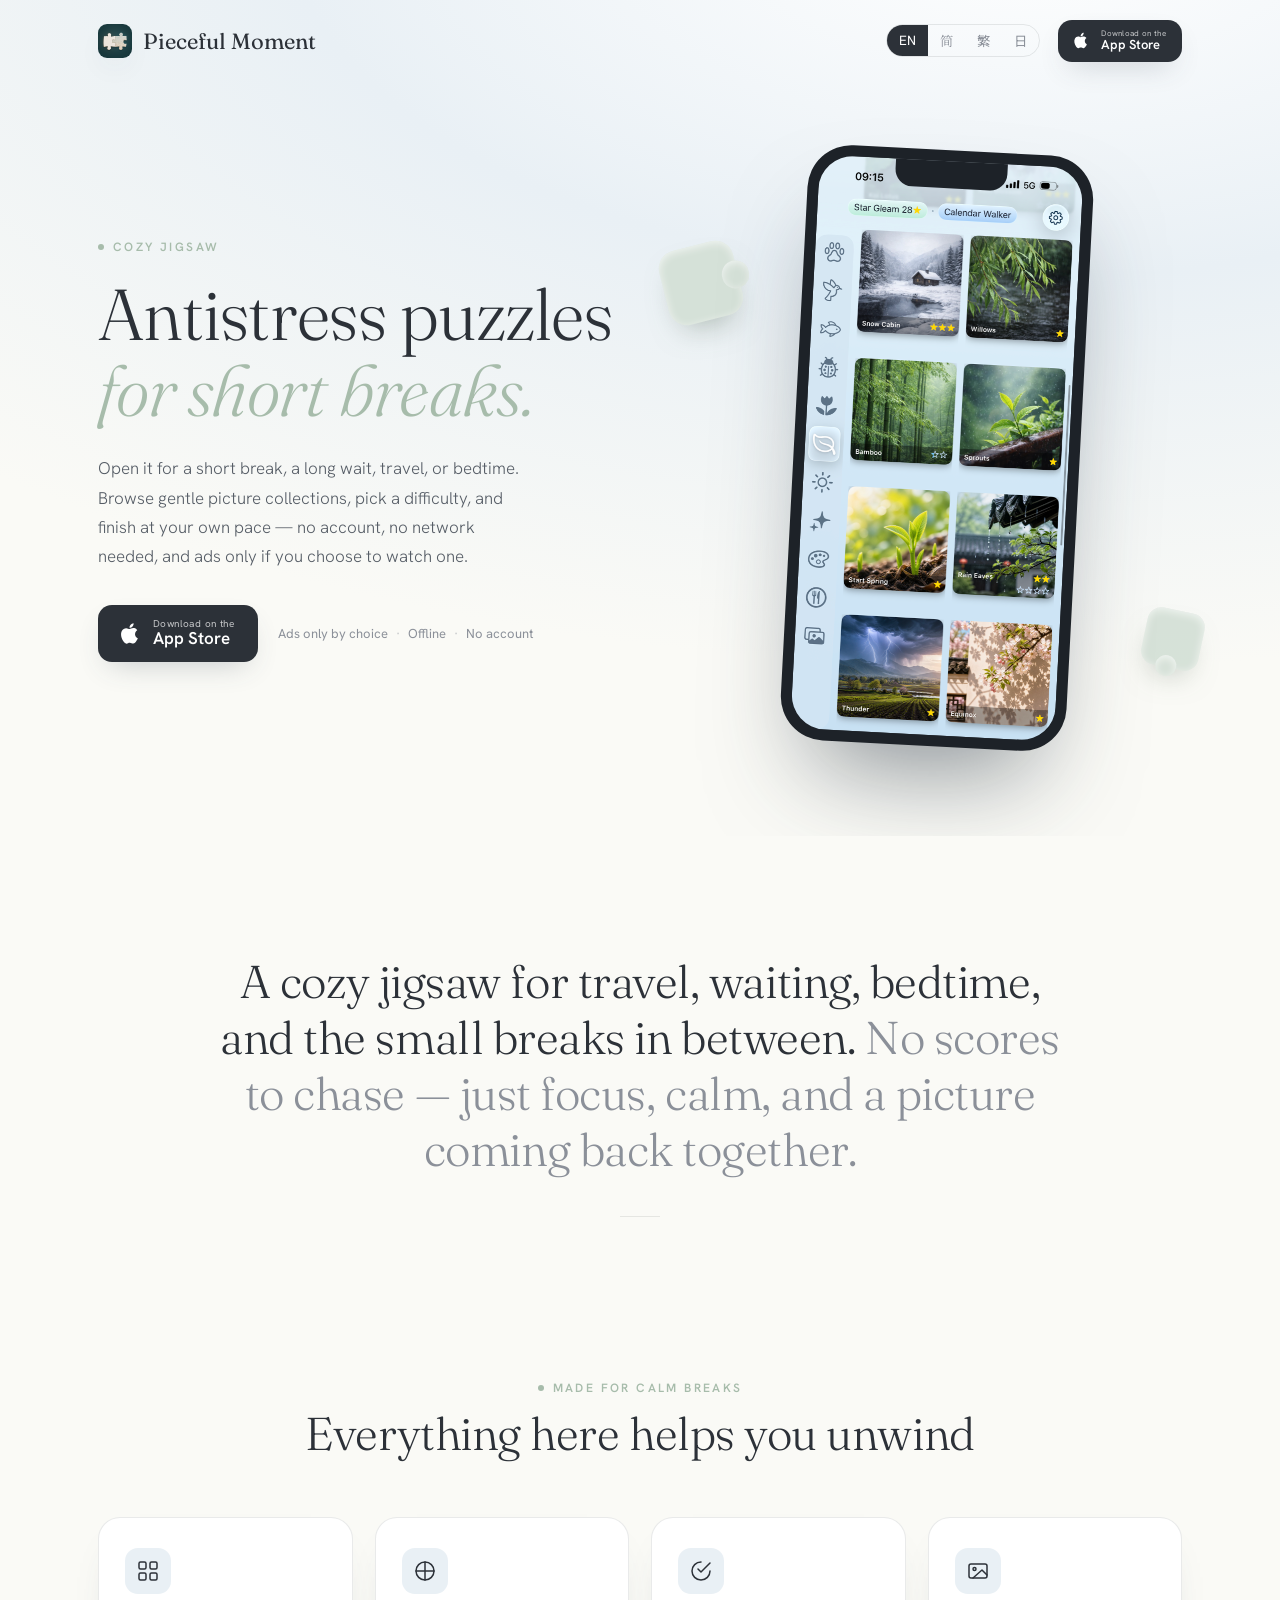
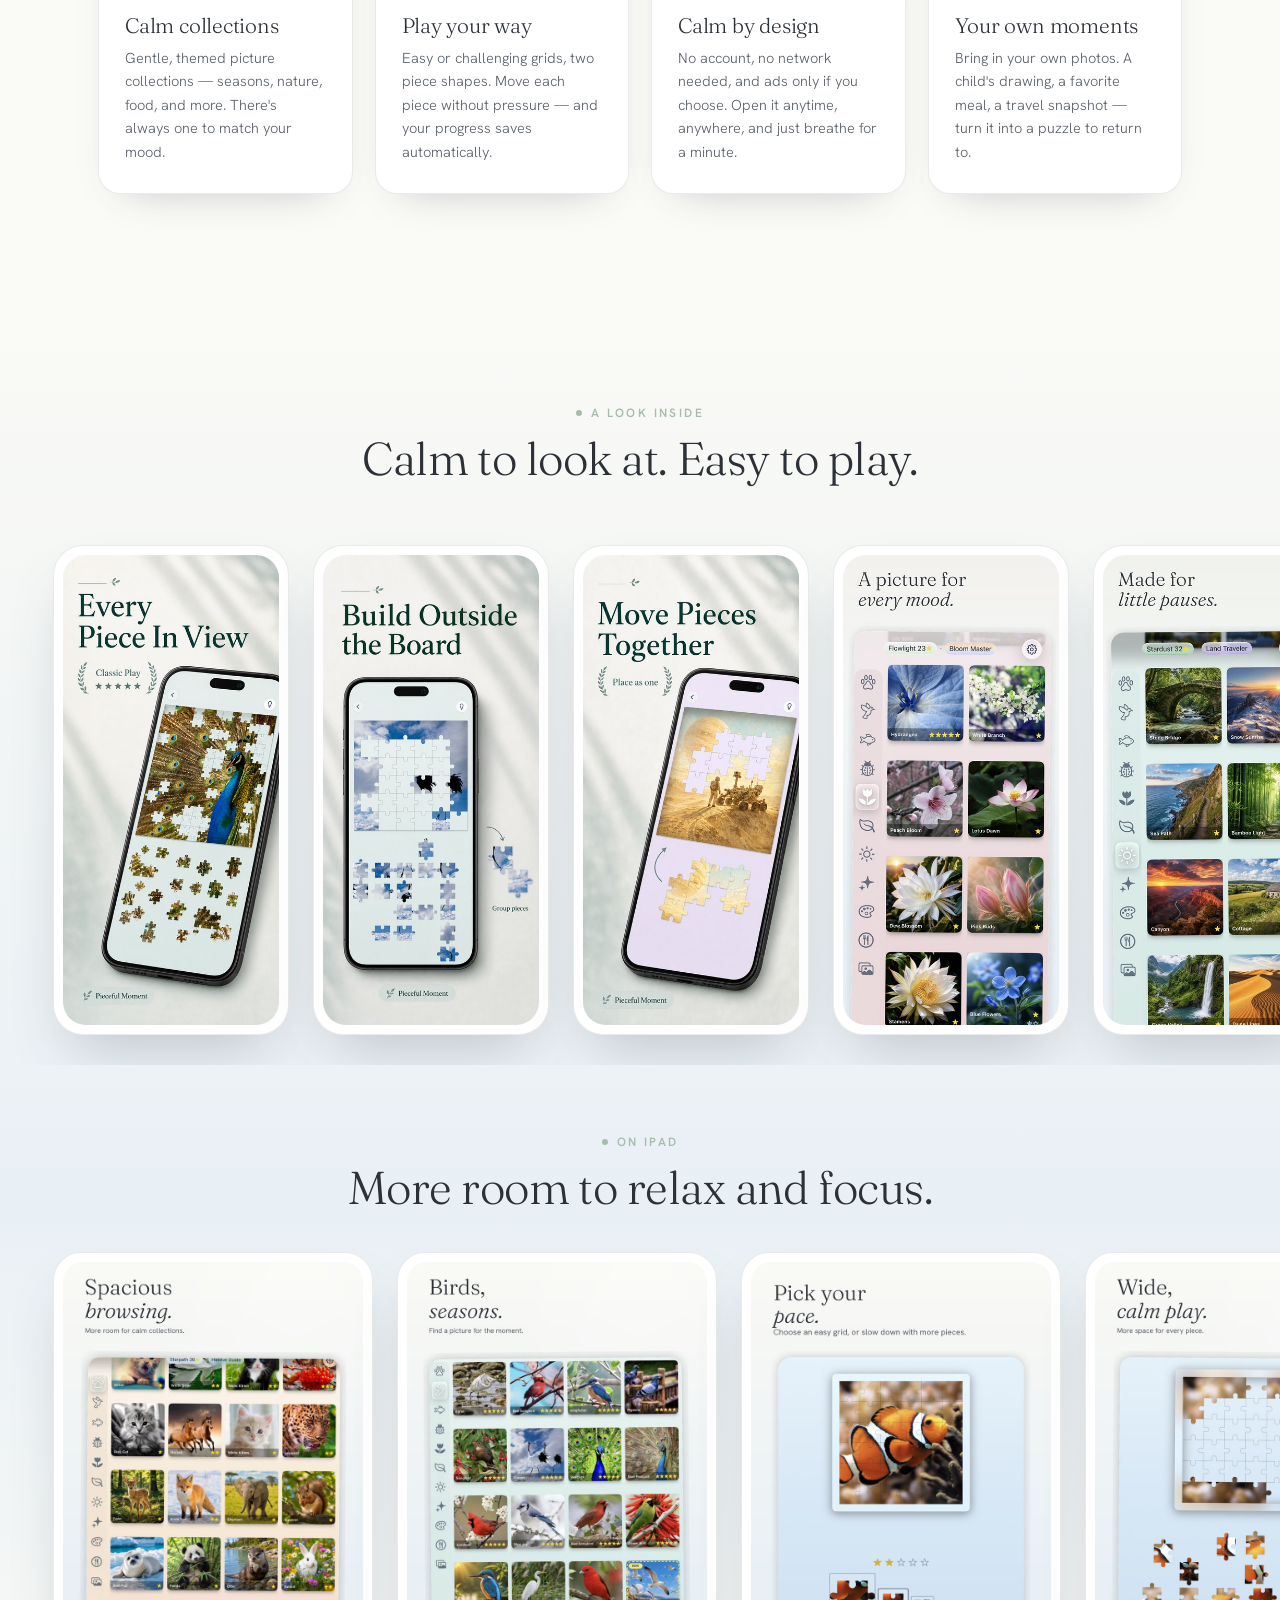
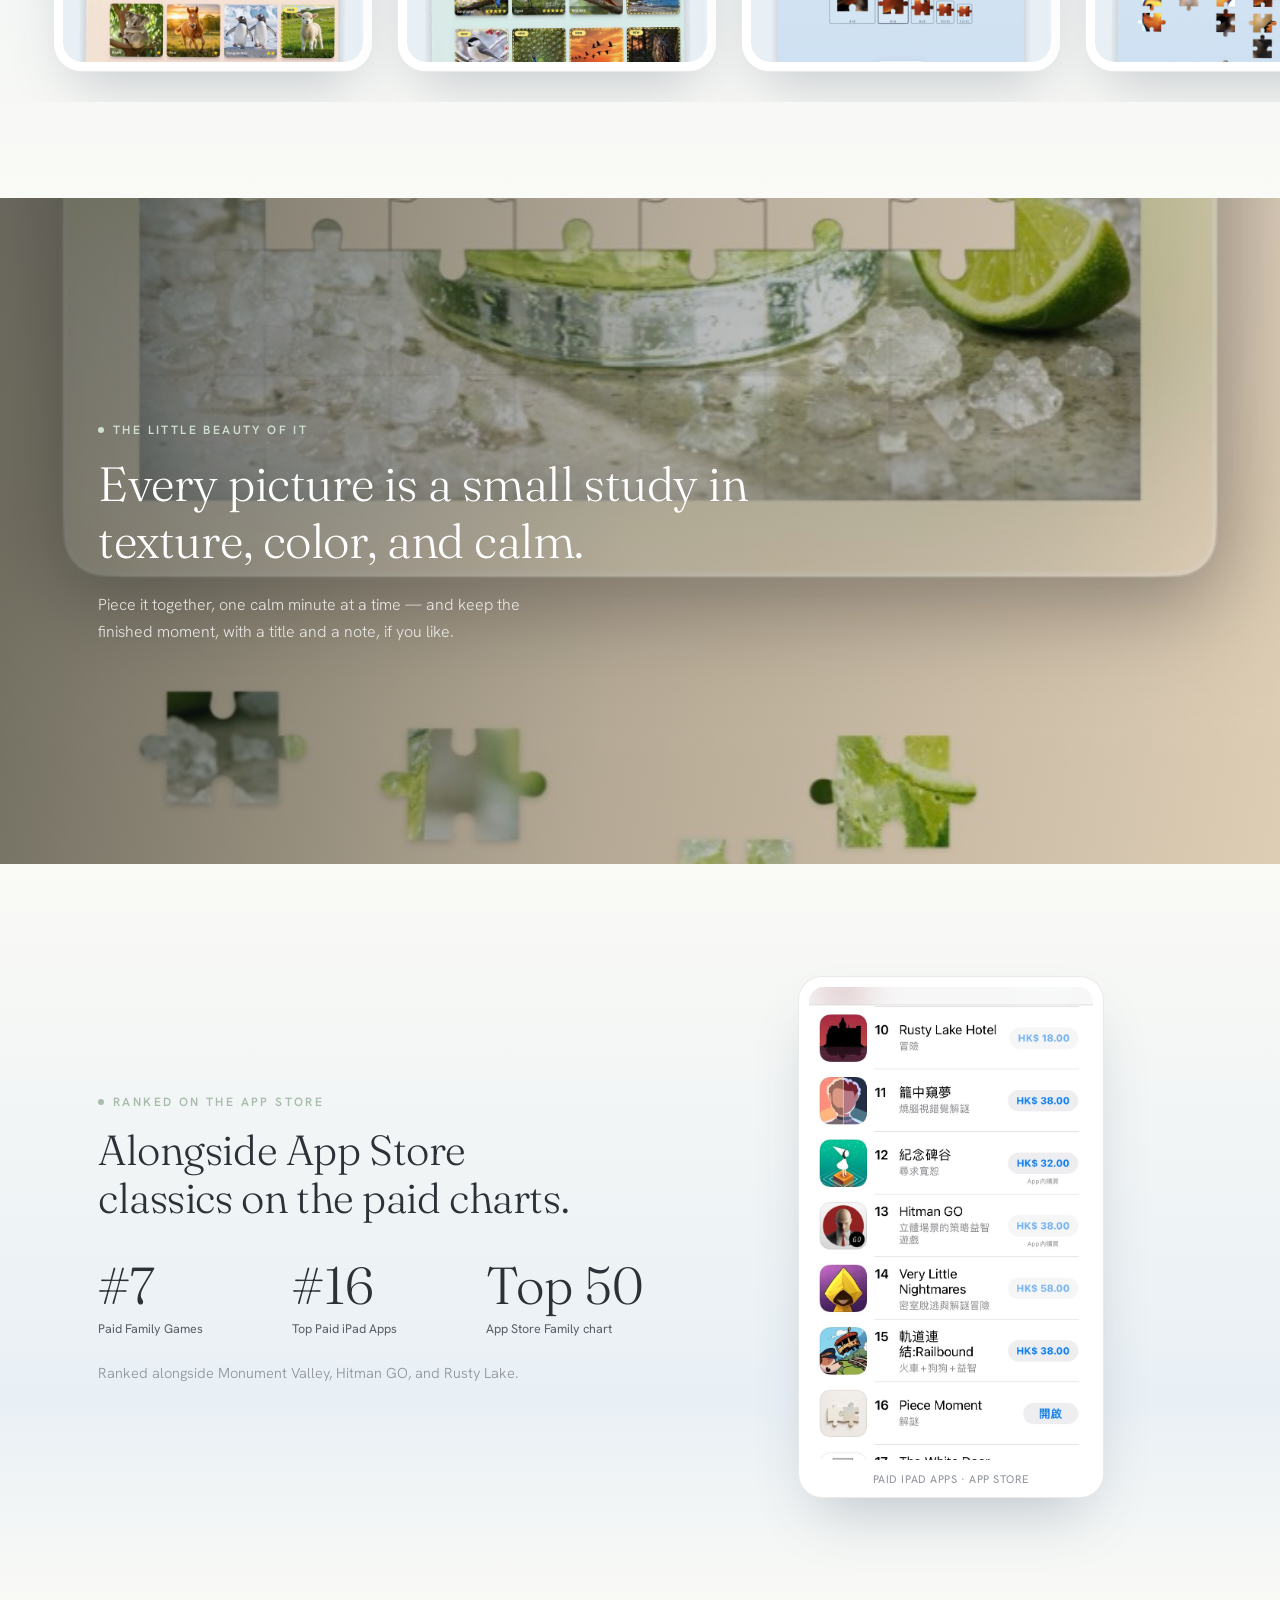
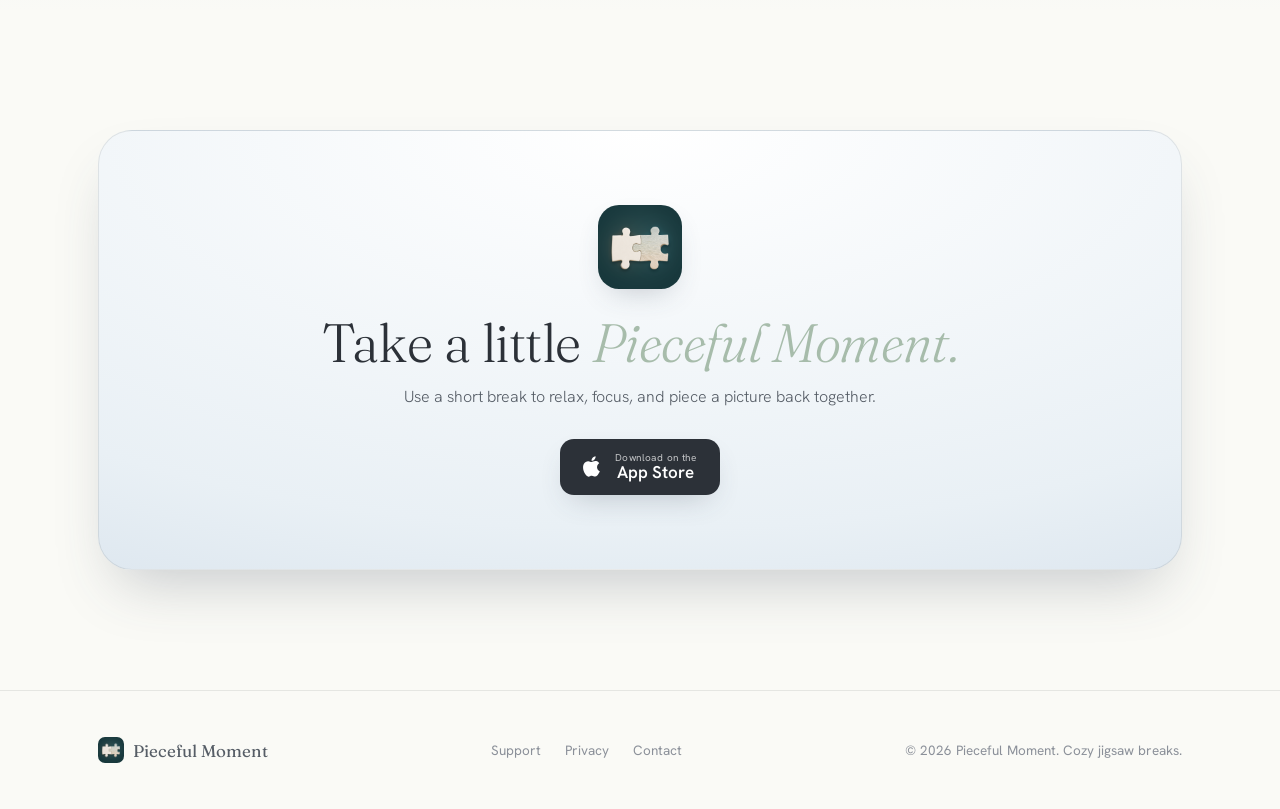
<file: index.html>
<!DOCTYPE html>
<html lang="en">
<head>
<meta charset="UTF-8">
<meta name="viewport" content="width=device-width, initial-scale=1.0">
<title>Pieceful Moment: Jigsaw — Antistress puzzles for breaks</title>
<meta name="description" content="Pieceful Moment is a cozy jigsaw puzzle app for antistress short breaks, travel, waiting, and bedtime. No account, offline, ads only if you choose.">
<meta property="og:title" content="Pieceful Moment: Jigsaw">
<meta property="og:description" content="Antistress puzzles for breaks, travel, waiting, and bedtime. Calm jigsaw play with no account, offline support, and ads only when you choose.">
<meta property="og:type" content="website">
<meta property="og:locale" content="en_US">
<meta property="og:url" content="https://gerryke.github.io/piece-moment/">
<meta property="og:image" content="https://gerryke.github.io/piece-moment/assets/img/share-pieceful.jpg">
<meta property="og:image:width" content="1200">
<meta property="og:image:height" content="630">
<meta name="twitter:card" content="summary_large_image">
<meta name="twitter:image" content="https://gerryke.github.io/piece-moment/assets/img/share-pieceful.jpg">
<link rel="icon" type="image/png" href="assets/img/icon.png?v=2">
<link rel="apple-touch-icon" href="assets/img/icon.png?v=2">
<link rel="preconnect" href="https://fonts.googleapis.com">
<link rel="preconnect" href="https://fonts.gstatic.com" crossorigin>
<link href="https://fonts.googleapis.com/css2?family=Fraunces:ital,opsz,wght@0,9..144,300;0,9..144,400;0,9..144,500;1,9..144,300;1,9..144,400&family=Hanken+Grotesk:wght@300;400;500;600&family=Noto+Sans+JP:wght@300;400;500&family=Noto+Serif+SC:wght@300;400;500&display=swap" rel="stylesheet">
<link rel="stylesheet" href="assets/style.css?v=5">
</head>
<body>

<!-- ============ 导航 ============ -->
<nav class="nav" id="nav">
  <div class="wrap row">
    <a class="brand" href="#top"><img src="assets/img/icon.png?v=2" alt="">Pieceful Moment</a>
    <div class="nav-right">
      <div class="lang" id="lang">
        <button data-lang="en" class="on">EN</button>
        <button data-lang="zh">简</button>
        <button data-lang="zht">繁</button>
        <button data-lang="ja">日</button>
      </div>
      <a class="appstore sm" href="https://apps.apple.com/app/id6770564963" target="_blank" rel="noopener">
        <svg viewBox="0 0 24 24" fill="currentColor"><path d="M17.05 12.04c-.03-2.6 2.12-3.85 2.22-3.91-1.21-1.77-3.09-2.01-3.76-2.04-1.6-.16-3.12.94-3.93.94-.81 0-2.06-.92-3.39-.89-1.74.03-3.35 1.01-4.25 2.57-1.81 3.14-.46 7.79 1.3 10.34.86 1.25 1.89 2.65 3.23 2.6 1.3-.05 1.79-.84 3.36-.84 1.57 0 2.01.84 3.39.81 1.4-.02 2.28-1.27 3.13-2.53.99-1.45 1.4-2.85 1.42-2.92-.03-.01-2.72-1.04-2.75-4.14zM14.54 4.4c.71-.86 1.19-2.06 1.06-3.25-1.02.04-2.27.68-3 1.54-.65.76-1.23 1.98-1.07 3.15 1.14.09 2.3-.58 3.01-1.44z"/></svg>
        <span class="t"><small data-i18n="nav.dl">Download on the</small><span>App Store</span></span>
      </a>
    </div>
  </div>
</nav>

<span id="top"></span>

<!-- ============ Hero ============ -->
<section class="hero">
  <div class="wrap grid">
    <div class="copy">
      <div class="eyebrow"><span class="d"></span><span data-i18n="hero.eyebrow">Cozy Jigsaw</span></div>
      <h1 data-i18n="hero.h1">Antistress puzzles<br><em>for short breaks.</em></h1>
      <p class="lead" data-i18n="hero.lead">Open it for a short break, a long wait, travel, or bedtime. Browse gentle picture collections, pick a difficulty, and finish at your own pace — no account, no network needed, and ads only if you choose to watch one.</p>
      <div class="cta-row">
        <a class="appstore" href="https://apps.apple.com/app/id6770564963" target="_blank" rel="noopener">
          <svg viewBox="0 0 24 24" fill="currentColor"><path d="M17.05 12.04c-.03-2.6 2.12-3.85 2.22-3.91-1.21-1.77-3.09-2.01-3.76-2.04-1.6-.16-3.12.94-3.93.94-.81 0-2.06-.92-3.39-.89-1.74.03-3.35 1.01-4.25 2.57-1.81 3.14-.46 7.79 1.3 10.34.86 1.25 1.89 2.65 3.23 2.6 1.3-.05 1.79-.84 3.36-.84 1.57 0 2.01.84 3.39.81 1.4-.02 2.28-1.27 3.13-2.53.99-1.45 1.4-2.85 1.42-2.92-.03-.01-2.72-1.04-2.75-4.14zM14.54 4.4c.71-.86 1.19-2.06 1.06-3.25-1.02.04-2.27.68-3 1.54-.65.76-1.23 1.98-1.07 3.15 1.14.09 2.3-.58 3.01-1.44z"/></svg>
          <span class="t"><small data-i18n="nav.dl">Download on the</small><span>App Store</span></span>
        </a>
        <span class="meta"><span data-i18n="hero.m1">Ads only by choice</span><span class="dot">·</span><span data-i18n="hero.m2">Offline</span><span class="dot">·</span><span data-i18n="hero.m3">No account</span></span>
      </div>
    </div>
    <div class="stage">
      <span class="fp fp1"></span>
      <span class="fp fp2"></span>
      <div class="phone">
        <div class="notch"></div>
        <img src="assets/img/screen-gallery.png" alt="Pieceful Moment gallery">
      </div>
    </div>
  </div>
</section>

<!-- ============ 主张 ============ -->
<section class="manifesto">
  <div class="wrap">
    <h2 class="reveal" data-i18n="man.h">A cozy jigsaw for travel, waiting, bedtime, and the small breaks in between. <span class="soft">No scores to chase — just focus, calm, and a picture coming back together.</span></h2>
    <div class="rule reveal d1"></div>
  </div>
</section>

<!-- ============ 特性 ============ -->
<section class="features">
  <div class="wrap">
    <div class="head">
      <div class="eyebrow reveal"><span class="d"></span><span data-i18n="feat.eyebrow">Made to feel calm</span></div>
      <h2 class="reveal d1" data-i18n="feat.h">Everything here slows you down</h2>
    </div>
    <div class="cards">
      <div class="card reveal">
        <div class="ic"><svg viewBox="0 0 24 24"><rect x="3" y="3" width="7" height="7" rx="1.5"/><rect x="14" y="3" width="7" height="7" rx="1.5"/><rect x="3" y="14" width="7" height="7" rx="1.5"/><rect x="14" y="14" width="7" height="7" rx="1.5"/></svg></div>
        <h3 data-i18n="c1.h">Calm collections</h3>
        <p data-i18n="c1.p">Gentle, themed picture collections — seasons, nature, food, and more. There's always one to match your mood.</p>
      </div>
      <div class="card reveal d1">
        <div class="ic"><svg viewBox="0 0 24 24"><path d="M12 3v18M3 12h18"/><circle cx="12" cy="12" r="9"/></svg></div>
        <h3 data-i18n="c2.h">Play your way</h3>
        <p data-i18n="c2.p">Easy or challenging grids, two piece shapes. Move each piece without pressure — and your progress saves automatically.</p>
      </div>
      <div class="card reveal d2">
        <div class="ic"><svg viewBox="0 0 24 24"><path d="M12 3a9 9 0 1 0 9 9"/><path d="M21 4l-9 9-3-3"/></svg></div>
        <h3 data-i18n="c3.h">Calm by design</h3>
        <p data-i18n="c3.p">No account, no network needed, and ads only if you choose. Open it anytime, anywhere, and just breathe for a minute.</p>
      </div>
      <div class="card reveal d3">
        <div class="ic"><svg viewBox="0 0 24 24"><rect x="3" y="5" width="18" height="14" rx="2"/><circle cx="8.5" cy="10" r="1.5"/><path d="M21 16l-5-5-9 8"/></svg></div>
        <h3 data-i18n="c4.h">Your own moments</h3>
        <p data-i18n="c4.p">Bring in your own photos. A child's drawing, a favorite meal, a travel snapshot — turn it into a puzzle to return to.</p>
      </div>
    </div>
  </div>
</section>

<!-- ============ 截图画廊 ============ -->
<section class="gallery">
  <div class="wrap head">
    <div class="eyebrow reveal"><span class="d"></span><span data-i18n="gal.eyebrow">A look inside</span></div>
    <h2 class="reveal d1" data-i18n="gal.h">Calm to look at. Easy to play.</h2>
  </div>
  <div class="rail reveal d1">
    <div class="spacer"></div>
    <div class="shot"><img data-localized-shot="01" src="assets/img/shots/v8/en/01.jpg?v=5" alt="Every piece in view"></div>
    <div class="shot"><img data-localized-shot="02" src="assets/img/shots/v8/en/02.jpg?v=5" alt="Build outside the board"></div>
    <div class="shot"><img data-localized-shot="03" src="assets/img/shots/v8/en/03.jpg?v=5" alt="Move pieces together"></div>
    <div class="shot"><img data-localized-shot="04" src="assets/img/shots/v8/en/04.jpg?v=5" alt="A picture for every mood"></div>
    <div class="shot"><img data-localized-shot="05" src="assets/img/shots/v8/en/05.jpg?v=5" alt="Made for little pauses"></div>
    <div class="shot"><img data-localized-shot="06" src="assets/img/shots/v8/en/06.jpg?v=5" alt="A finish worth sharing"></div>
    <div class="shot"><img data-localized-shot="07" src="assets/img/shots/v8/en/07.jpg?v=1" alt="Turn your photos into puzzles"></div>
    <div class="shot"><img data-localized-shot="08" src="assets/img/shots/v8/en/08.jpg?v=1" alt="Hide a note inside a puzzle"></div>
    <div class="shot"><img data-localized-shot="09" src="assets/img/shots/v8/en/09.jpg?v=1" alt="Piece together a memory"></div>
    <div class="shot"><img data-localized-shot="10" src="assets/img/shots/v8/en/10.jpg?v=1" alt="No rush to finish"></div>
    <div class="spacer"></div>
  </div>
  <div class="wrap head ipad-head">
    <div class="eyebrow reveal"><span class="d"></span><span data-i18n="ipad.eyebrow">On iPad</span></div>
    <h2 class="reveal d1" data-i18n="ipad.h">More room to relax and focus.</h2>
  </div>
  <div class="rail ipad-rail reveal d1">
    <div class="spacer"></div>
    <div class="shot ipad-shot"><img src="assets/img/shots/ipad-01-spacious-browsing.jpg?v=2" alt="Spacious browsing on iPad"></div>
    <div class="shot ipad-shot"><img src="assets/img/shots/ipad-02-birds-seasons.jpg?v=2" alt="Bird and season collections on iPad"></div>
    <div class="shot ipad-shot"><img src="assets/img/shots/ipad-03-choose-pace.jpg?v=2" alt="Pick your puzzle pace on iPad"></div>
    <div class="shot ipad-shot"><img src="assets/img/shots/ipad-09-wide-calm-play.jpg?v=2" alt="Wide calm play on iPad"></div>
    <div class="shot ipad-shot"><img src="assets/img/shots/ipad-06-more-room.jpg?v=2" alt="More room to play on iPad"></div>
    <div class="shot ipad-shot"><img data-localized-ipad-shot="06" src="assets/img/shots/v113-ipad/en/06.jpg?v=1" alt="Finish and continue on iPad"></div>
    <div class="shot ipad-shot"><img src="assets/img/shots/ipad-07-personal-photos.jpg?v=2" alt="Personal photos on iPad"></div>
    <div class="shot ipad-shot"><img src="assets/img/shots/ipad-08-name-moment.jpg?v=2" alt="Name the finished moment on iPad"></div>
    <div class="shot ipad-shot"><img src="assets/img/shots/ipad-04-big-pieces.jpg?v=2" alt="Big pieces on iPad"></div>
    <div class="shot ipad-shot"><img src="assets/img/shots/ipad-05-gentle-finish.jpg?v=2" alt="A gentle finish on iPad"></div>
    <div class="spacer"></div>
  </div>
</section>

<!-- ============ 内容之美 ============ -->
<section class="beauty">
  <div class="bg"></div><div class="veil"></div>
  <div class="wrap">
    <div class="eyebrow reveal"><span class="d"></span><span data-i18n="bt.eyebrow">The little beauty of it</span></div>
    <h2 class="reveal d1" data-i18n="bt.h">Every picture is a small study in texture, color, and calm.</h2>
    <p class="reveal d2" data-i18n="bt.p">Piece it together, one calm minute at a time — and keep the finished moment, with a title and a note, if you like.</p>
  </div>
</section>

<!-- ============ 成就 / 付费榜排名 ============ -->
<section class="proof">
  <div class="wrap grid">
    <div class="copy">
      <div class="eyebrow reveal"><span class="d"></span><span data-i18n="pf.eyebrow">Ranked on the App Store</span></div>
      <h2 class="reveal d1" data-i18n="pf.h">Alongside App Store classics on the paid charts.</h2>
      <div class="stats reveal d1">
        <div class="stat"><div class="n">#7</div><div class="l" data-i18n="pf.s1l">Paid Family Games</div></div>
        <div class="stat"><div class="n">#16</div><div class="l" data-i18n="pf.s2l">Top Paid iPad Apps</div></div>
        <div class="stat"><div class="n" data-i18n="pf.s3n">Top 50</div><div class="l" data-i18n="pf.s3l">App Store Family chart</div></div>
      </div>
      <p class="note reveal d2" data-i18n="pf.note">Ranked alongside Monument Valley, Hitman GO, and Rusty Lake.</p>
    </div>
    <div class="shot reveal d1">
      <img src="assets/img/rank-chart.jpg?v=2" alt="Pieceful Moment ranked #16 on the Paid iPad Apps chart, alongside Monument Valley and Hitman GO">
      <div class="cap" data-i18n="pf.cap">Paid iPad Apps · App Store</div>
    </div>
  </div>
</section>

<!-- ============ 下载 CTA ============ -->
<section class="download">
  <div class="wrap">
    <div class="box reveal">
      <img class="ic" src="assets/img/icon.png?v=2" alt="Pieceful Moment">
      <h2 data-i18n="dl.h">Take a little <em>Pieceful Moment.</em></h2>
      <p data-i18n="dl.p">Set aside a little time for yourself, and piece a picture back together.</p>
      <div class="cta-row">
        <a class="appstore" href="https://apps.apple.com/app/id6770564963" target="_blank" rel="noopener">
          <svg viewBox="0 0 24 24" fill="currentColor"><path d="M17.05 12.04c-.03-2.6 2.12-3.85 2.22-3.91-1.21-1.77-3.09-2.01-3.76-2.04-1.6-.16-3.12.94-3.93.94-.81 0-2.06-.92-3.39-.89-1.74.03-3.35 1.01-4.25 2.57-1.81 3.14-.46 7.79 1.3 10.34.86 1.25 1.89 2.65 3.23 2.6 1.3-.05 1.79-.84 3.36-.84 1.57 0 2.01.84 3.39.81 1.4-.02 2.28-1.27 3.13-2.53.99-1.45 1.4-2.85 1.42-2.92-.03-.01-2.72-1.04-2.75-4.14zM14.54 4.4c.71-.86 1.19-2.06 1.06-3.25-1.02.04-2.27.68-3 1.54-.65.76-1.23 1.98-1.07 3.15 1.14.09 2.3-.58 3.01-1.44z"/></svg>
          <span class="t"><small data-i18n="nav.dl">Download on the</small><span>App Store</span></span>
        </a>
      </div>
    </div>
  </div>
</section>

<!-- ============ 页脚 ============ -->
<footer>
  <div class="wrap row">
    <a class="brand" href="#top"><img src="assets/img/icon.png?v=2" alt="">Pieceful Moment</a>
    <div class="links">
      <a href="https://gerryke.github.io/piece-moment-support/" target="_blank" rel="noopener" data-i18n="f.support">Support</a>
      <a href="privacy.html" data-i18n="f.privacy">Privacy</a>
      <a href="mailto:keyipeng@gmail.com" data-i18n="f.contact">Contact</a>
    </div>
    <span data-i18n="f.copy">© 2026 Pieceful Moment. One picture. One moment.</span>
  </div>
</footer>

<script src="assets/app.js?v=14"></script>
</body>
</html>
</file>
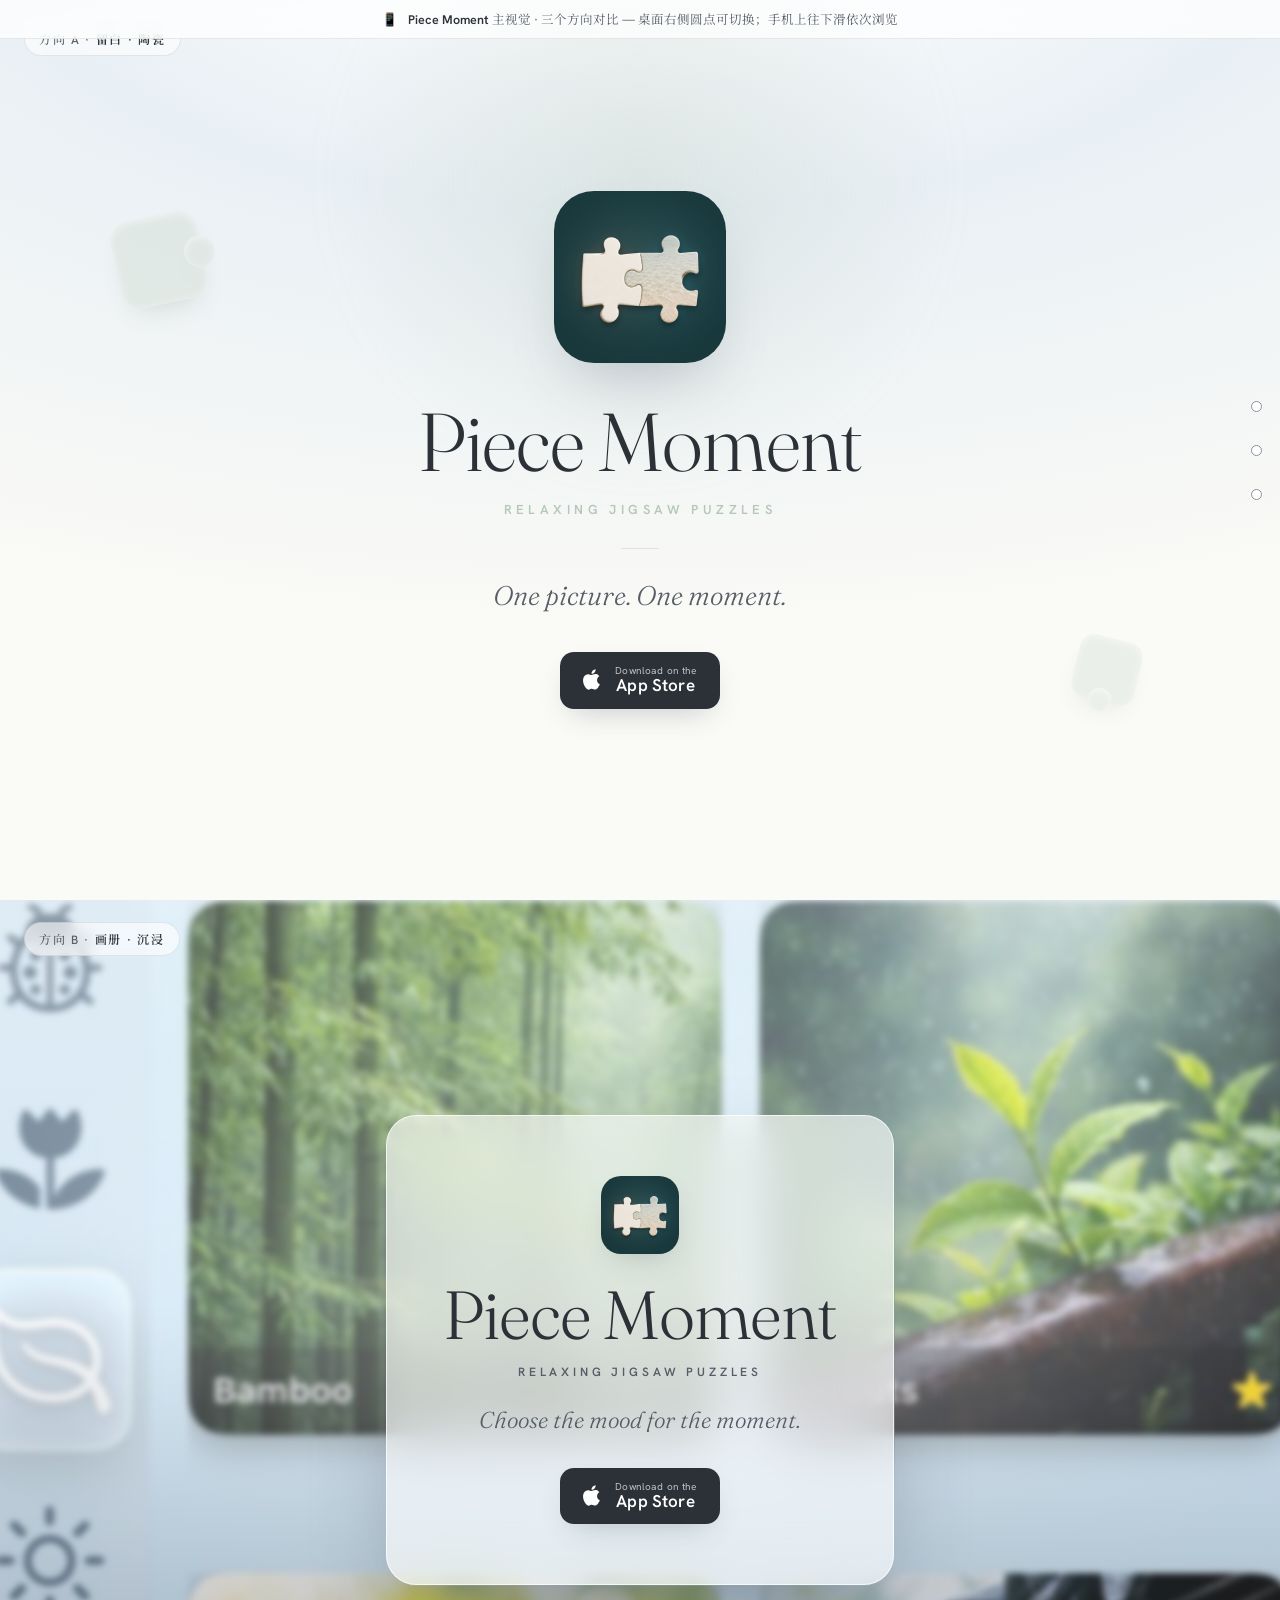
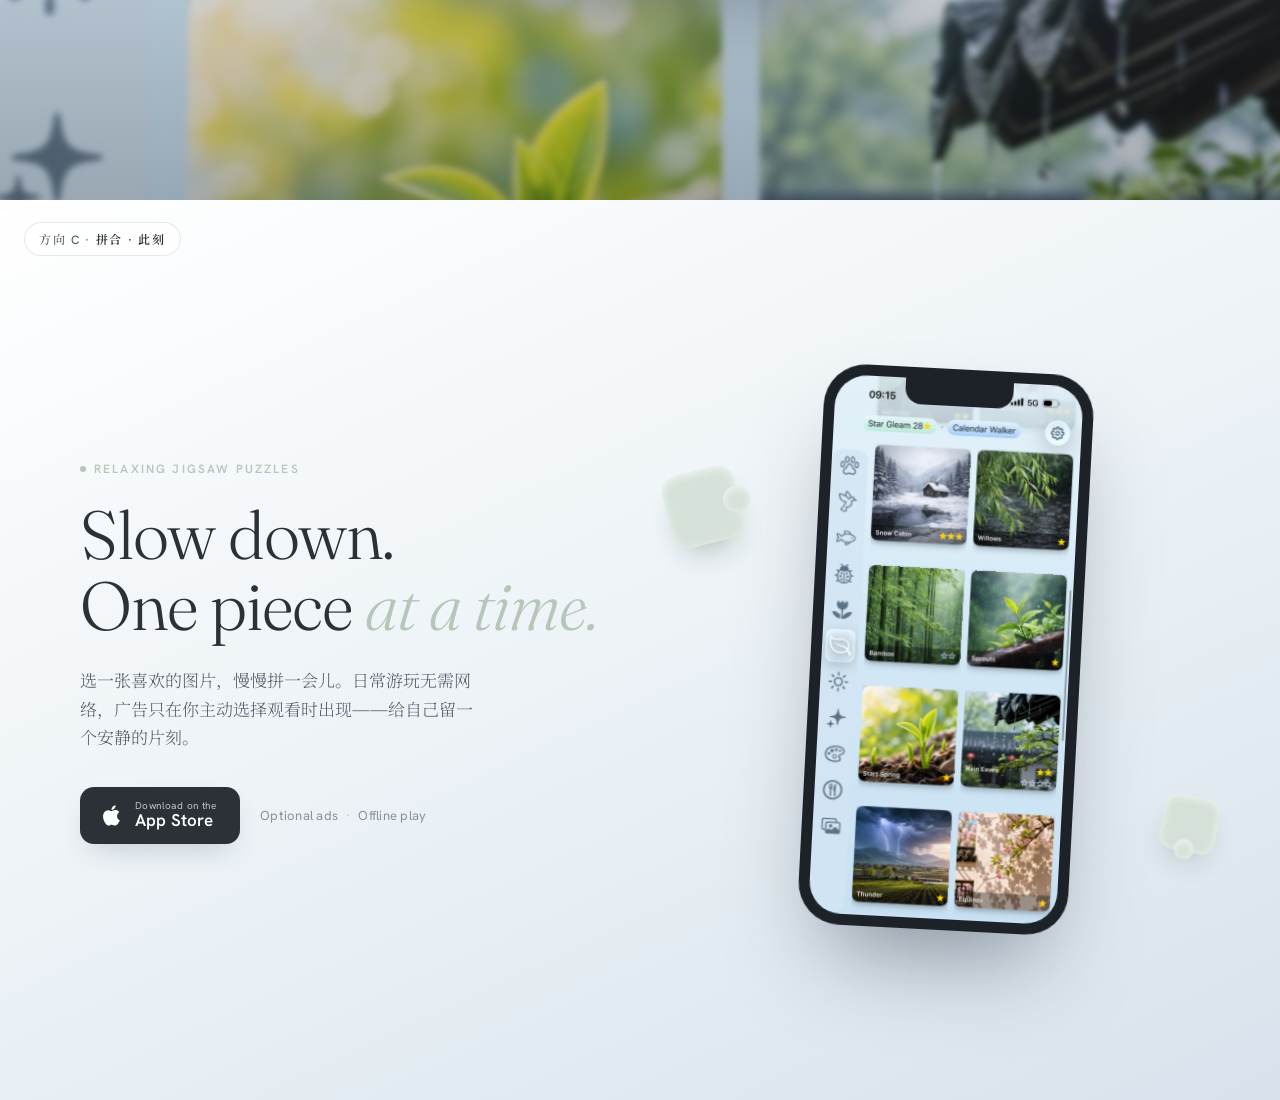
<file: concepts/index.html>
<!DOCTYPE html>
<html lang="zh">
<head>
<meta charset="UTF-8">
<meta name="viewport" content="width=device-width, initial-scale=1.0">
<title>Piece Moment · 主视觉方向对比</title>
<link rel="preconnect" href="https://fonts.googleapis.com">
<link rel="preconnect" href="https://fonts.gstatic.com" crossorigin>
<link href="https://fonts.googleapis.com/css2?family=Fraunces:ital,opsz,wght@0,9..144,300;0,9..144,400;0,9..144,500;1,9..144,300;1,9..144,400&family=Hanken+Grotesk:wght@300;400;500;600&family=Noto+Serif+SC:wght@300;400;500&display=swap" rel="stylesheet">
<style>
  :root{
    --paper:#FAFAF6;
    --mist:#E9F0F5;
    --mist-deep:#D7E2EC;
    --sage:#B6C7B9;
    --sage-soft:#D4E0D6;
    --ink:#2C3138;
    --ink-soft:#565d66;
    --muted:#8b9099;
    --line:rgba(44,49,56,.10);
    --shadow:0 30px 60px -20px rgba(60,72,88,.28);
    --shadow-sm:0 12px 30px -12px rgba(60,72,88,.30);
    --serif:"Fraunces",Georgia,serif;
    --sans:"Hanken Grotesk","Noto Serif SC",-apple-system,sans-serif;
  }
  *{margin:0;padding:0;box-sizing:border-box}
  html{scroll-behavior:smooth}
  body{font-family:var(--sans);color:var(--ink);background:var(--paper);-webkit-font-smoothing:antialiased}
  img{display:block;max-width:100%}
  a{text-decoration:none;color:inherit}

  /* ---------- 通用 hero 容器 ---------- */
  .hero{
    position:relative;min-height:100svh;width:100%;
    display:flex;align-items:center;justify-content:center;
    overflow:hidden;padding:88px 24px;
  }
  .label{
    position:absolute;top:22px;left:24px;z-index:30;
    font-size:12px;letter-spacing:.14em;text-transform:uppercase;
    color:var(--ink-soft);background:rgba(255,255,255,.6);
    backdrop-filter:blur(8px);padding:7px 14px;border-radius:100px;
    border:1px solid var(--line);font-weight:500;
  }
  .label b{color:var(--ink);font-weight:600}

  /* App Store 按钮 */
  .appstore{
    display:inline-flex;align-items:center;gap:11px;
    background:var(--ink);color:#fff;padding:13px 24px 13px 20px;
    border-radius:14px;font-weight:500;font-size:15px;
    box-shadow:var(--shadow-sm);transition:transform .35s cubic-bezier(.2,.8,.2,1),box-shadow .35s;
  }
  .appstore:hover{transform:translateY(-3px);box-shadow:0 22px 40px -16px rgba(60,72,88,.45)}
  .appstore svg{width:24px;height:24px;flex:none}
  .appstore .t small{display:block;font-size:10px;letter-spacing:.04em;opacity:.7;font-weight:400;line-height:1.1}
  .appstore .t span{display:block;font-size:17px;line-height:1.15;font-weight:600;letter-spacing:.01em}

  .meta{font-size:13px;color:var(--muted);letter-spacing:.02em}
  .meta .dot{margin:0 8px;opacity:.5}

  /* ============================================================
     方向 A — 留白 · 陶瓷  (refined minimal)
     ============================================================ */
  #a{
    background:
      radial-gradient(120% 80% at 50% -10%, #fff 0%, var(--mist) 42%, var(--paper) 100%);
  }
  #a .glow{
    position:absolute;width:680px;height:680px;border-radius:50%;
    background:radial-gradient(circle, rgba(182,199,185,.30), transparent 65%);
    top:-160px;left:50%;transform:translateX(-50%);filter:blur(20px);
  }
  #a .stage{position:relative;z-index:5;text-align:center;max-width:560px;
    animation:rise 1.1s cubic-bezier(.16,1,.3,1) both}
  #a .icon{
    width:172px;height:172px;margin:0 auto 38px;
    border-radius:40px;box-shadow:var(--shadow);
    background:#fff;
  }
  #a h1{font-family:var(--serif);font-weight:300;font-size:clamp(46px,9vw,82px);
    letter-spacing:-.01em;line-height:1;color:var(--ink)}
  #a .sub{margin-top:18px;font-size:13px;letter-spacing:.34em;text-transform:uppercase;
    color:var(--sage);font-weight:600}
  #a .rule{width:38px;height:1px;background:var(--line);margin:30px auto}
  #a .tag{font-family:var(--serif);font-style:italic;font-weight:300;
    font-size:clamp(20px,3.4vw,27px);color:var(--ink-soft);margin-bottom:40px}
  /* 漂浮的拼图碎片 */
  .piece{position:absolute;border-radius:22% ;background:var(--sage-soft);opacity:.5;
    box-shadow:inset 0 2px 8px rgba(255,255,255,.7), 0 14px 26px -14px rgba(96,116,98,.5)}
  .piece::after{content:"";position:absolute;width:36%;height:36%;border-radius:50%;
    background:inherit;box-shadow:inherit}
  #a .p1{width:88px;height:88px;left:9%;top:24%;transform:rotate(-12deg);animation:float 9s ease-in-out infinite}
  #a .p1::after{right:-15%;top:32%}
  #a .p2{width:64px;height:64px;right:11%;bottom:22%;transform:rotate(14deg);opacity:.4;animation:float 11s ease-in-out infinite .6s}
  #a .p2::after{bottom:-15%;left:32%}

  /* ============================================================
     方向 B — 画册 · 沉浸  (atmospheric / photo-forward)
     ============================================================ */
  #b{padding:0}
  #b .bg{position:absolute;inset:0;background:url('../assets/img/gallery-bg.jpg') center/cover no-repeat;
    transform:scale(1.08);filter:blur(3px) saturate(1.04)}
  #b .veil{position:absolute;inset:0;
    background:
      linear-gradient(180deg, rgba(250,250,246,.30) 0%, rgba(233,240,245,.18) 45%, rgba(44,49,56,.34) 100%),
      radial-gradient(80% 60% at 50% 46%, rgba(255,255,255,.40), transparent 70%)}
  #b .card{
    position:relative;z-index:5;text-align:center;
    background:rgba(255,255,255,.62);backdrop-filter:blur(26px) saturate(1.3);
    -webkit-backdrop-filter:blur(26px) saturate(1.3);
    border:1px solid rgba(255,255,255,.7);border-radius:30px;
    padding:60px 56px;max-width:520px;box-shadow:0 40px 90px -30px rgba(40,52,66,.45);
    animation:rise 1.1s cubic-bezier(.16,1,.3,1) both}
  #b .icon{width:78px;height:78px;border-radius:20px;margin:0 auto 26px;box-shadow:var(--shadow-sm);background:#fff}
  #b h1{font-family:var(--serif);font-weight:300;font-size:clamp(42px,7vw,68px);line-height:1;letter-spacing:-.01em}
  #b .sub{margin-top:16px;font-size:12px;letter-spacing:.32em;text-transform:uppercase;color:var(--ink-soft);font-weight:600}
  #b .tag{font-family:var(--serif);font-style:italic;font-weight:300;font-size:23px;color:var(--ink-soft);margin:26px 0 34px}

  /* ============================================================
     方向 C — 拼合 · 此刻  (product + narrative)
     ============================================================ */
  #c{background:linear-gradient(155deg,#fff 0%, var(--mist) 58%, var(--mist-deep) 100%)}
  #c .wrap{position:relative;z-index:5;width:100%;max-width:1120px;
    display:grid;grid-template-columns:1.05fr .95fr;gap:50px;align-items:center}
  #c .copy{animation:rise 1s cubic-bezier(.16,1,.3,1) both}
  #c .eyebrow{display:inline-flex;align-items:center;gap:8px;font-size:12px;letter-spacing:.18em;
    text-transform:uppercase;color:var(--sage);font-weight:600;margin-bottom:22px}
  #c .eyebrow .d{width:6px;height:6px;border-radius:50%;background:var(--sage)}
  #c h1{font-family:var(--serif);font-weight:300;font-size:clamp(40px,5.6vw,68px);line-height:1.04;letter-spacing:-.015em}
  #c h1 em{font-style:italic;color:var(--sage)}
  #c p.lead{margin:26px 0 34px;font-size:17px;line-height:1.7;color:var(--ink-soft);max-width:400px;font-weight:300}
  #c .cta-row{display:flex;align-items:center;gap:20px;flex-wrap:wrap}
  /* 手机 */
  #c .stage{position:relative;display:flex;justify-content:center;animation:rise 1.2s cubic-bezier(.16,1,.3,1) .1s both}
  #c .phone{position:relative;width:270px;border-radius:42px;background:#1d2228;padding:11px;
    box-shadow:0 50px 90px -30px rgba(40,52,66,.5);transform:rotate(3deg)}
  #c .phone img{border-radius:32px;width:100%}
  #c .phone .notch{position:absolute;top:11px;left:50%;transform:translateX(-50%);
    width:108px;height:26px;background:#1d2228;border-radius:0 0 16px 16px;z-index:2}
  #c .fp{width:74px;height:74px;border-radius:24%;background:var(--sage-soft);position:absolute;
    box-shadow:inset 0 2px 8px rgba(255,255,255,.7),0 16px 30px -14px rgba(96,116,98,.55);opacity:.92}
  #c .fp::after{content:"";position:absolute;width:36%;height:36%;border-radius:50%;background:inherit;box-shadow:inherit}
  #c .fp1{left:-26px;top:18%;transform:rotate(-14deg);animation:float 8s ease-in-out infinite}
  #c .fp1::after{right:-15%;top:32%}
  #c .fp2{right:-18px;bottom:14%;width:56px;height:56px;transform:rotate(12deg);animation:float 10s ease-in-out infinite .5s}
  #c .fp2::after{bottom:-15%;left:30%}

  /* ---------- 动效 ---------- */
  @keyframes rise{from{opacity:0;transform:translateY(26px)}to{opacity:1;transform:translateY(0)}}
  @keyframes float{0%,100%{transform:translateY(0) rotate(var(--r,0deg))}50%{transform:translateY(-16px) rotate(var(--r,0deg))}}
  #a .p1{--r:-12deg}#a .p2{--r:14deg}#c .fp1{--r:-14deg}#c .fp2{--r:12deg}
  @media (prefers-reduced-motion:reduce){*{animation:none!important}}

  /* ---------- 右侧切换导航 ---------- */
  .nav{position:fixed;right:18px;top:50%;transform:translateY(-50%);z-index:60;
    display:flex;flex-direction:column;gap:14px}
  .nav a{display:flex;align-items:center;gap:0;justify-content:flex-end}
  .nav a .name{font-size:12px;color:var(--ink-soft);background:rgba(255,255,255,.8);
    backdrop-filter:blur(8px);padding:5px 11px;border-radius:100px;border:1px solid var(--line);
    opacity:0;transform:translateX(8px);transition:.3s;white-space:nowrap;margin-right:8px;font-weight:500}
  .nav a .d{width:11px;height:11px;border-radius:50%;background:#fff;border:1.5px solid var(--muted);transition:.3s;flex:none}
  .nav a:hover .name{opacity:1;transform:translateX(0)}
  .nav a:hover .d{background:var(--ink);border-color:var(--ink)}

  /* ---------- 顶部说明条 ---------- */
  .topbar{position:fixed;top:0;left:0;right:0;z-index:55;
    display:flex;align-items:center;justify-content:center;gap:10px;
    padding:10px;font-size:12.5px;color:var(--ink-soft);
    background:rgba(255,255,255,.72);backdrop-filter:blur(10px);border-bottom:1px solid var(--line)}
  .topbar b{color:var(--ink);font-weight:600}

  /* ---------- 响应式 ---------- */
  @media (max-width:820px){
    .nav{display:none}
    #c .wrap{grid-template-columns:1fr;gap:46px;text-align:center;justify-items:center}
    #c p.lead{margin-left:auto;margin-right:auto}
    #c .cta-row{justify-content:center}
    #c .phone{transform:rotate(0);width:240px}
    #b .card{padding:46px 30px;border-radius:26px}
    .hero{padding:78px 20px}
  }
</style>
</head>
<body>

<div class="topbar">📱 <span><b>Piece Moment</b> 主视觉 · 三个方向对比 — 桌面右侧圆点可切换；手机上往下滑依次浏览</span></div>

<nav class="nav">
  <a href="#a"><span class="name">A · 留白陶瓷</span><span class="d"></span></a>
  <a href="#b"><span class="name">B · 画册沉浸</span><span class="d"></span></a>
  <a href="#c"><span class="name">C · 拼合此刻</span><span class="d"></span></a>
</nav>

<!-- ============ 方向 A ============ -->
<section class="hero" id="a">
  <div class="glow"></div>
  <span class="piece p1"></span>
  <span class="piece p2"></span>
  <div class="label">方向 A · <b>留白 · 陶瓷</b></div>
  <div class="stage">
    <img class="icon" src="../assets/img/icon.png" alt="Piece Moment">
    <h1>Piece Moment</h1>
    <div class="sub">Relaxing Jigsaw Puzzles</div>
    <div class="rule"></div>
    <div class="tag">One picture. One moment.</div>
    <a class="appstore" href="#appstore">
      <svg viewBox="0 0 24 24" fill="currentColor"><path d="M17.05 12.04c-.03-2.6 2.12-3.85 2.22-3.91-1.21-1.77-3.09-2.01-3.76-2.04-1.6-.16-3.12.94-3.93.94-.81 0-2.06-.92-3.39-.89-1.74.03-3.35 1.01-4.25 2.57-1.81 3.14-.46 7.79 1.3 10.34.86 1.25 1.89 2.65 3.23 2.6 1.3-.05 1.79-.84 3.36-.84 1.57 0 2.01.84 3.39.81 1.4-.02 2.28-1.27 3.13-2.53.99-1.45 1.4-2.85 1.42-2.92-.03-.01-2.72-1.04-2.75-4.14zM14.54 4.4c.71-.86 1.19-2.06 1.06-3.25-1.02.04-2.27.68-3 1.54-.65.76-1.23 1.98-1.07 3.15 1.14.09 2.3-.58 3.01-1.44z"/></svg>
      <span class="t"><small>Download on the</small><span>App Store</span></span>
    </a>
  </div>
</section>

<!-- ============ 方向 B ============ -->
<section class="hero" id="b">
  <div class="bg"></div>
  <div class="veil"></div>
  <div class="label">方向 B · <b>画册 · 沉浸</b></div>
  <div class="card">
    <img class="icon" src="../assets/img/icon.png" alt="Piece Moment">
    <h1>Piece Moment</h1>
    <div class="sub">Relaxing Jigsaw Puzzles</div>
    <div class="tag">Choose the mood for the moment.</div>
    <a class="appstore" href="#appstore">
      <svg viewBox="0 0 24 24" fill="currentColor"><path d="M17.05 12.04c-.03-2.6 2.12-3.85 2.22-3.91-1.21-1.77-3.09-2.01-3.76-2.04-1.6-.16-3.12.94-3.93.94-.81 0-2.06-.92-3.39-.89-1.74.03-3.35 1.01-4.25 2.57-1.81 3.14-.46 7.79 1.3 10.34.86 1.25 1.89 2.65 3.23 2.6 1.3-.05 1.79-.84 3.36-.84 1.57 0 2.01.84 3.39.81 1.4-.02 2.28-1.27 3.13-2.53.99-1.45 1.4-2.85 1.42-2.92-.03-.01-2.72-1.04-2.75-4.14zM14.54 4.4c.71-.86 1.19-2.06 1.06-3.25-1.02.04-2.27.68-3 1.54-.65.76-1.23 1.98-1.07 3.15 1.14.09 2.3-.58 3.01-1.44z"/></svg>
      <span class="t"><small>Download on the</small><span>App Store</span></span>
    </a>
  </div>
</section>

<!-- ============ 方向 C ============ -->
<section class="hero" id="c">
  <div class="label">方向 C · <b>拼合 · 此刻</b></div>
  <div class="wrap">
    <div class="copy">
      <div class="eyebrow"><span class="d"></span> Relaxing Jigsaw Puzzles</div>
      <h1>Slow down.<br>One piece <em>at a time.</em></h1>
      <p class="lead">选一张喜欢的图片，慢慢拼一会儿。日常游玩无需网络，广告只在你主动选择观看时出现——给自己留一个安静的片刻。</p>
      <div class="cta-row">
        <a class="appstore" href="#appstore">
          <svg viewBox="0 0 24 24" fill="currentColor"><path d="M17.05 12.04c-.03-2.6 2.12-3.85 2.22-3.91-1.21-1.77-3.09-2.01-3.76-2.04-1.6-.16-3.12.94-3.93.94-.81 0-2.06-.92-3.39-.89-1.74.03-3.35 1.01-4.25 2.57-1.81 3.14-.46 7.79 1.3 10.34.86 1.25 1.89 2.65 3.23 2.6 1.3-.05 1.79-.84 3.36-.84 1.57 0 2.01.84 3.39.81 1.4-.02 2.28-1.27 3.13-2.53.99-1.45 1.4-2.85 1.42-2.92-.03-.01-2.72-1.04-2.75-4.14zM14.54 4.4c.71-.86 1.19-2.06 1.06-3.25-1.02.04-2.27.68-3 1.54-.65.76-1.23 1.98-1.07 3.15 1.14.09 2.3-.58 3.01-1.44z"/></svg>
          <span class="t"><small>Download on the</small><span>App Store</span></span>
        </a>
        <span class="meta">Optional ads<span class="dot">·</span>Offline play</span>
      </div>
    </div>
    <div class="stage">
      <span class="fp fp1"></span>
      <span class="fp fp2"></span>
      <div class="phone">
        <div class="notch"></div>
        <img src="../assets/img/screen-gallery.png" alt="Piece Moment 画廊">
      </div>
    </div>
  </div>
</section>

</body>
</html>
</file>
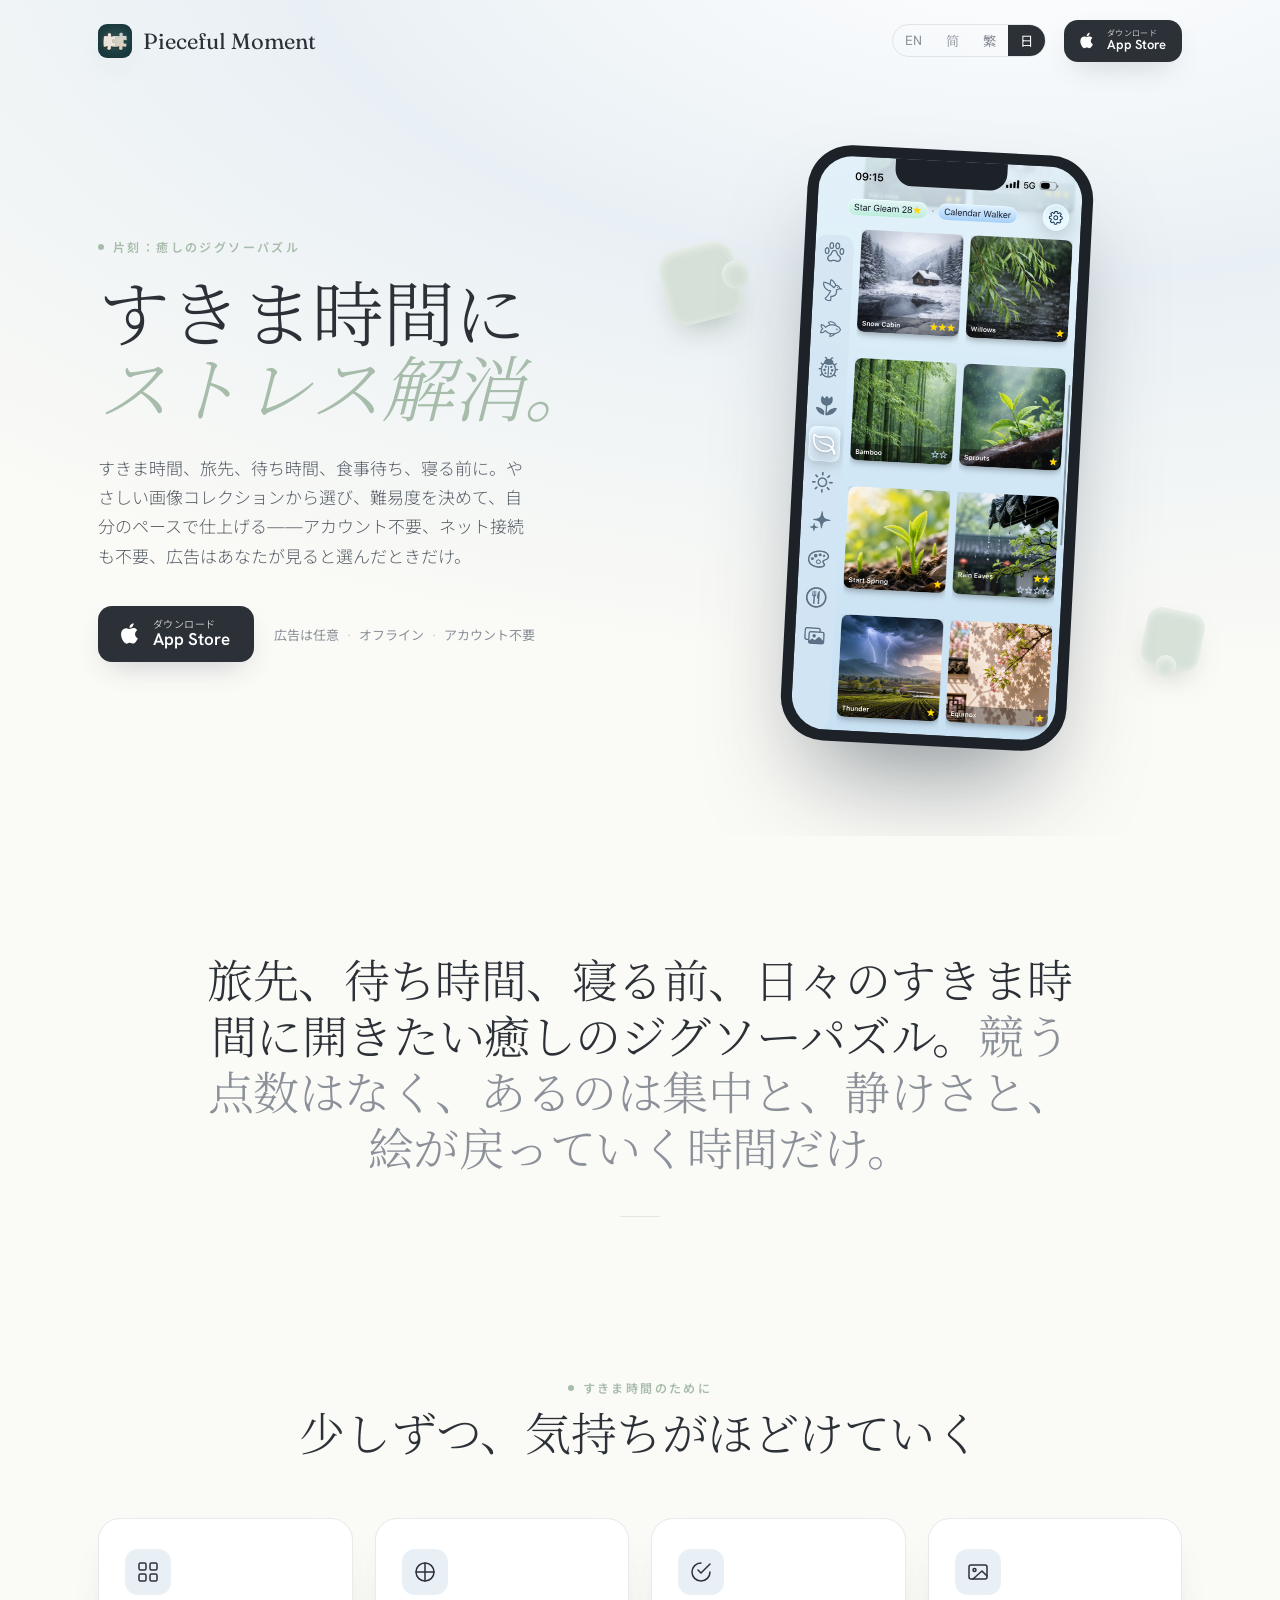
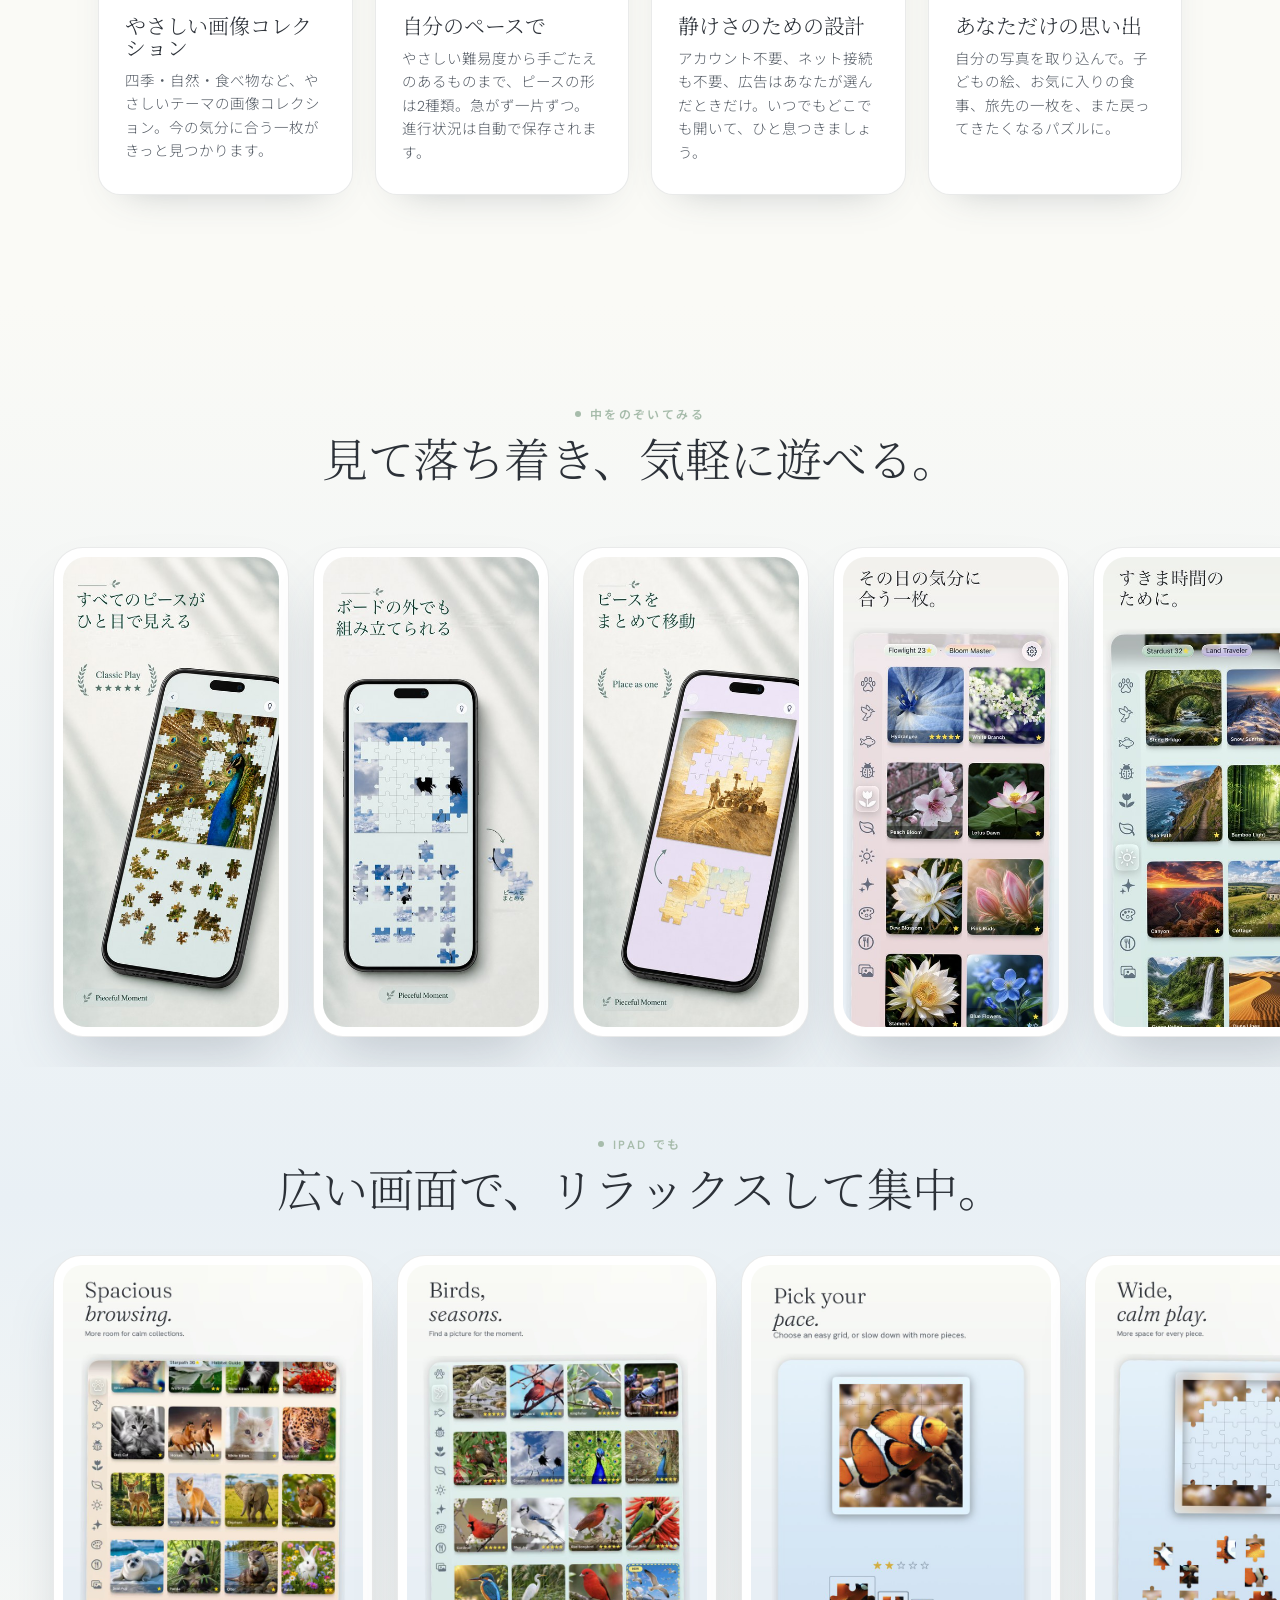
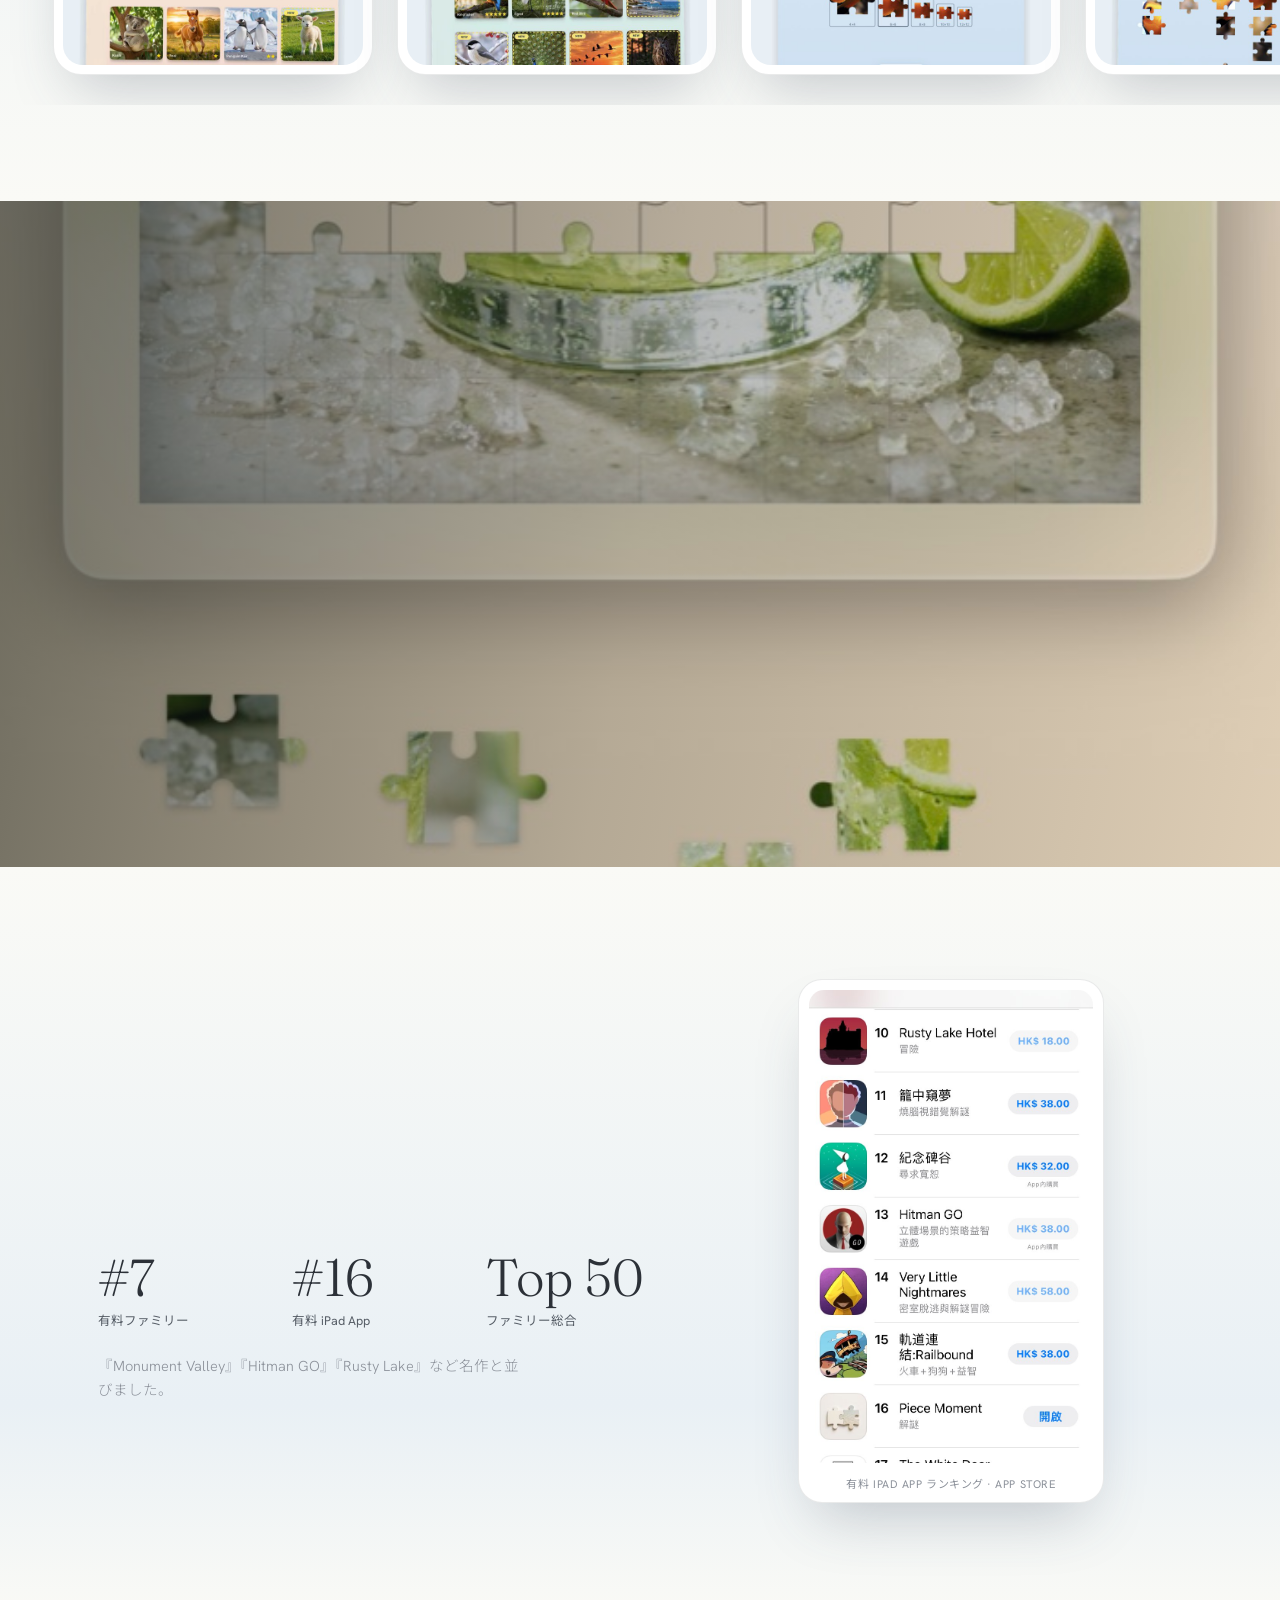
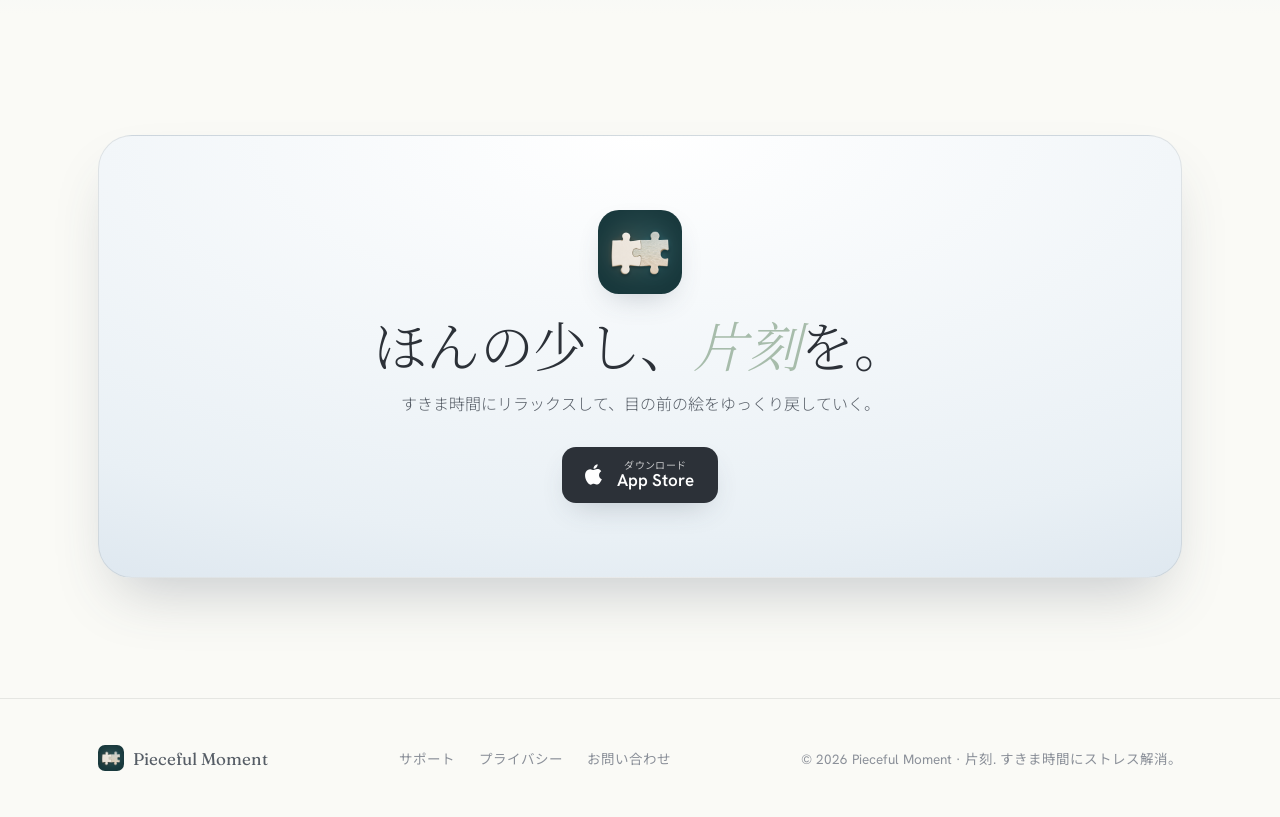
<file: ja.html>
<!DOCTYPE html>
<html lang="ja">
<head>
<meta charset="UTF-8">
<meta name="viewport" content="width=device-width, initial-scale=1.0">
<title>片刻：癒しのジグソーパズル — すきま時間にストレス解消</title>
<meta name="description" content="すきま時間、旅先、待ち時間、食事待ち、寝る前に楽しめる癒しのジグソーパズル。サブスクなし、オフライン対応。広告はあなたが見ると選んだときだけ表示されます。">
<meta property="og:title" content="片刻：癒しのジグソーパズル">
<meta property="og:description" content="すきま時間にストレス解消。旅先、待ち時間、食事待ち、寝る前に、静かなジグソーパズルを自分のペースで。">
<meta property="og:type" content="website">
<meta property="og:locale" content="ja_JP">
<meta property="og:url" content="https://gerryke.github.io/piece-moment/ja.html">
<meta property="og:image" content="https://gerryke.github.io/piece-moment/assets/img/share-pieceful.jpg">
<meta property="og:image:width" content="1200">
<meta property="og:image:height" content="630">
<meta name="twitter:card" content="summary_large_image">
<meta name="twitter:image" content="https://gerryke.github.io/piece-moment/assets/img/share-pieceful.jpg">
<link rel="icon" type="image/png" href="assets/img/icon.png?v=2">
<link rel="canonical" href="https://gerryke.github.io/piece-moment/?lang=ja">
<script>location.replace("./?lang=ja");</script>
<style>body{font-family:-apple-system,"Hanken Grotesk",sans-serif;background:#FAFAF6;color:#2C3138;display:grid;place-items:center;height:100vh;margin:0}a{color:#2C3138}</style>
</head>
<body>
<p><a href="./?lang=ja">片刻 · Pieceful Moment</a> へ移動しています …</p>
</body>
</html>
</file>
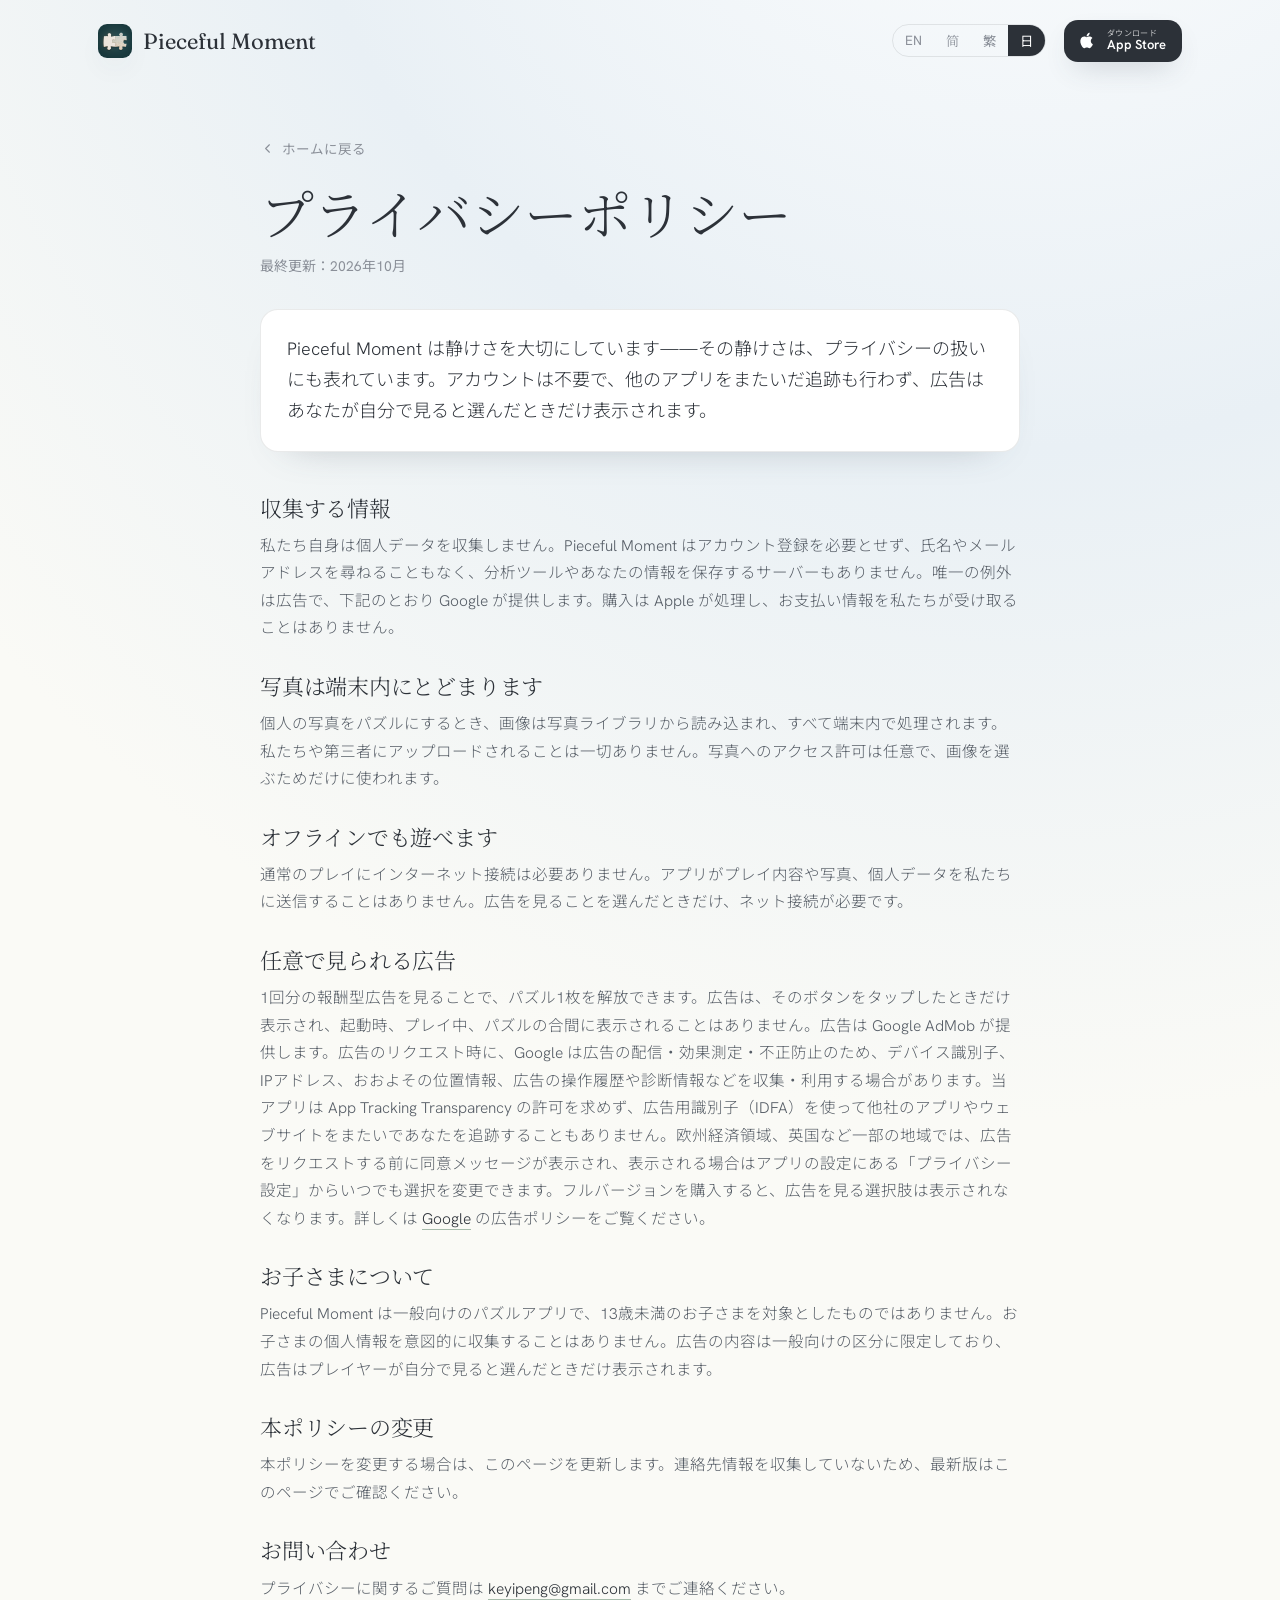
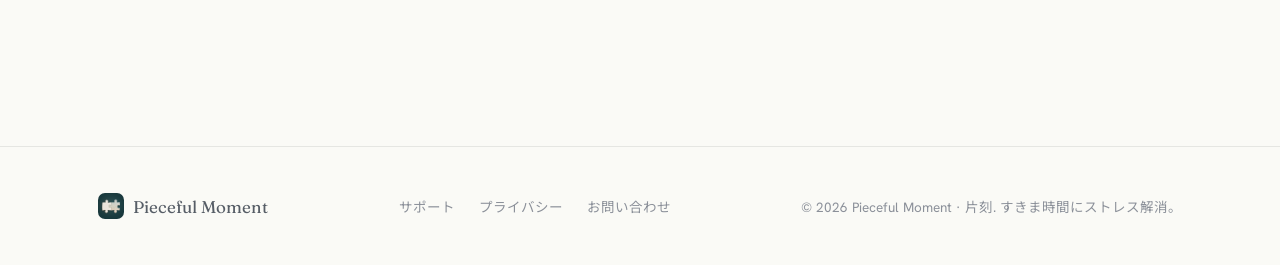
<file: privacy.html>
<!DOCTYPE html>
<html lang="en">
<head>
<meta charset="UTF-8">
<meta name="viewport" content="width=device-width, initial-scale=1.0">
<title>Privacy Policy — Pieceful Moment</title>
<meta name="description" content="Pieceful Moment privacy policy: no accounts, no tracking across apps, ads only when you choose to watch one. Your photos stay on your device.">
<link rel="icon" type="image/png" href="assets/img/icon.png?v=2">
<link rel="apple-touch-icon" href="assets/img/icon.png?v=2">
<link rel="preconnect" href="https://fonts.googleapis.com">
<link rel="preconnect" href="https://fonts.gstatic.com" crossorigin>
<link href="https://fonts.googleapis.com/css2?family=Fraunces:ital,opsz,wght@0,9..144,300;0,9..144,400;0,9..144,500&family=Hanken+Grotesk:wght@300;400;500;600&family=Noto+Sans+JP:wght@300;400;500&family=Noto+Serif+SC:wght@300;400;500&display=swap" rel="stylesheet">
<link rel="stylesheet" href="assets/style.css?v=5">
</head>
<body class="legal-hero">

<!-- ============ 导航 ============ -->
<nav class="nav" id="nav">
  <div class="wrap row">
    <a class="brand" href="index.html"><img src="assets/img/icon.png?v=2" alt="">Pieceful Moment</a>
    <div class="nav-right">
      <div class="lang" id="lang">
        <button data-lang="en" class="on">EN</button>
        <button data-lang="zh">简</button>
        <button data-lang="zht">繁</button>
        <button data-lang="ja">日</button>
      </div>
      <a class="appstore sm" href="https://apps.apple.com/app/id6770564963" target="_blank" rel="noopener">
        <svg viewBox="0 0 24 24" fill="currentColor"><path d="M17.05 12.04c-.03-2.6 2.12-3.85 2.22-3.91-1.21-1.77-3.09-2.01-3.76-2.04-1.6-.16-3.12.94-3.93.94-.81 0-2.06-.92-3.39-.89-1.74.03-3.35 1.01-4.25 2.57-1.81 3.14-.46 7.79 1.3 10.34.86 1.25 1.89 2.65 3.23 2.6 1.3-.05 1.79-.84 3.36-.84 1.57 0 2.01.84 3.39.81 1.4-.02 2.28-1.27 3.13-2.53.99-1.45 1.4-2.85 1.42-2.92-.03-.01-2.72-1.04-2.75-4.14zM14.54 4.4c.71-.86 1.19-2.06 1.06-3.25-1.02.04-2.27.68-3 1.54-.65.76-1.23 1.98-1.07 3.15 1.14.09 2.3-.58 3.01-1.44z"/></svg>
        <span class="t"><small data-i18n="nav.dl">Download on the</small><span>App Store</span></span>
      </a>
    </div>
  </div>
</nav>

<!-- ============ 正文 ============ -->
<main class="wrap legal">
  <a class="back" href="index.html"><svg viewBox="0 0 24 24"><path d="M15 18l-6-6 6-6"/></svg><span data-i18n="pv.back">Back to home</span></a>
  <h1 data-i18n="pv.title">Privacy Policy</h1>
  <div class="updated" data-i18n="pv.updated">Last updated: October 2026</div>

  <p class="lead reveal" data-i18n="pv.lead">Pieceful Moment is designed to be calm — and that calm extends to your privacy: no account, no tracking across other apps, and ads appear only when you choose to watch one.</p>

  <div class="block reveal">
    <h2 data-i18n="pv.s1.h">Information we collect</h2>
    <p data-i18n="pv.s1.p">We do not collect personal data ourselves. Pieceful Moment does not require an account, does not ask for your name or email, and has no analytics or servers that store your information. The one exception is advertising, which is provided by Google as described below. Purchases are processed by Apple; we never receive your payment details.</p>
  </div>
  <div class="block reveal">
    <h2 data-i18n="pv.s2.h">Your photos stay on your device</h2>
    <p data-i18n="pv.s2.p">When you turn a personal photo into a puzzle, the image is read from your photo library and processed entirely on your device. It is never uploaded to us or anyone else. Granting photo access is optional and only used to let you pick a picture.</p>
  </div>
  <div class="block reveal">
    <h2 data-i18n="pv.s3.h">Works offline</h2>
    <p data-i18n="pv.s3.p">Normal play needs no internet connection. The app does not send your gameplay, photos, or any personal data to us. An internet connection is only needed if you choose to watch an ad.</p>
  </div>
  <div class="block reveal">
    <h2 data-i18n="pv.s7.h">Optional ads</h2>
    <p data-i18n="pv.s7.p">You can choose to watch one rewarded ad to unlock a single puzzle. Ads are shown only when you tap that button — never at launch, during play, or between puzzles. Ads are provided by Google AdMob. When an ad is requested, Google may collect and use information such as device identifiers, IP address, approximate location, ad interactions and diagnostics to deliver and measure ads and to prevent fraud. We do not ask for App Tracking Transparency permission and do not use the advertising identifier (IDFA) to track you across other companies' apps and websites. In the European Economic Area, the UK and some other regions, a consent message is shown before ads are requested, and you can change your choice any time from Privacy Options in the app's Settings, when it is shown. Buying the full version removes the ad option. Learn more in the <a href='https://policies.google.com/technologies/ads' target='_blank' rel='noopener'>Google</a> ads policy.</p>
  </div>
  <div class="block reveal">
    <h2 data-i18n="pv.s4.h">Children</h2>
    <p data-i18n="pv.s4.p">Pieceful Moment is a general-audience puzzle app and is not directed at children under 13. We do not knowingly collect personal information from children. We limit ad content to general-audience ratings, and ads are only shown when a player chooses to watch one.</p>
  </div>
  <div class="block reveal">
    <h2 data-i18n="pv.s5.h">Changes to this policy</h2>
    <p data-i18n="pv.s5.p">If this policy ever changes, we'll update this page. Since we don't collect contact information, please check back here for the latest version.</p>
  </div>
  <div class="block reveal">
    <h2 data-i18n="pv.s6.h">Contact</h2>
    <p data-i18n="pv.s6.p">Questions about privacy? Email us at <a href="mailto:keyipeng@gmail.com">keyipeng@gmail.com</a>.</p>
  </div>
</main>

<!-- ============ 页脚 ============ -->
<footer>
  <div class="wrap row">
    <a class="brand" href="index.html"><img src="assets/img/icon.png?v=2" alt="">Pieceful Moment</a>
    <div class="links">
      <a href="https://gerryke.github.io/piece-moment-support/" target="_blank" rel="noopener" data-i18n="f.support">Support</a>
      <a href="privacy.html" data-i18n="f.privacy">Privacy</a>
      <a href="mailto:keyipeng@gmail.com" data-i18n="f.contact">Contact</a>
    </div>
    <span data-i18n="f.copy">© 2026 Pieceful Moment. One picture. One moment.</span>
  </div>
</footer>

<script src="assets/app.js?v=14"></script>
</body>
</html>
</file>
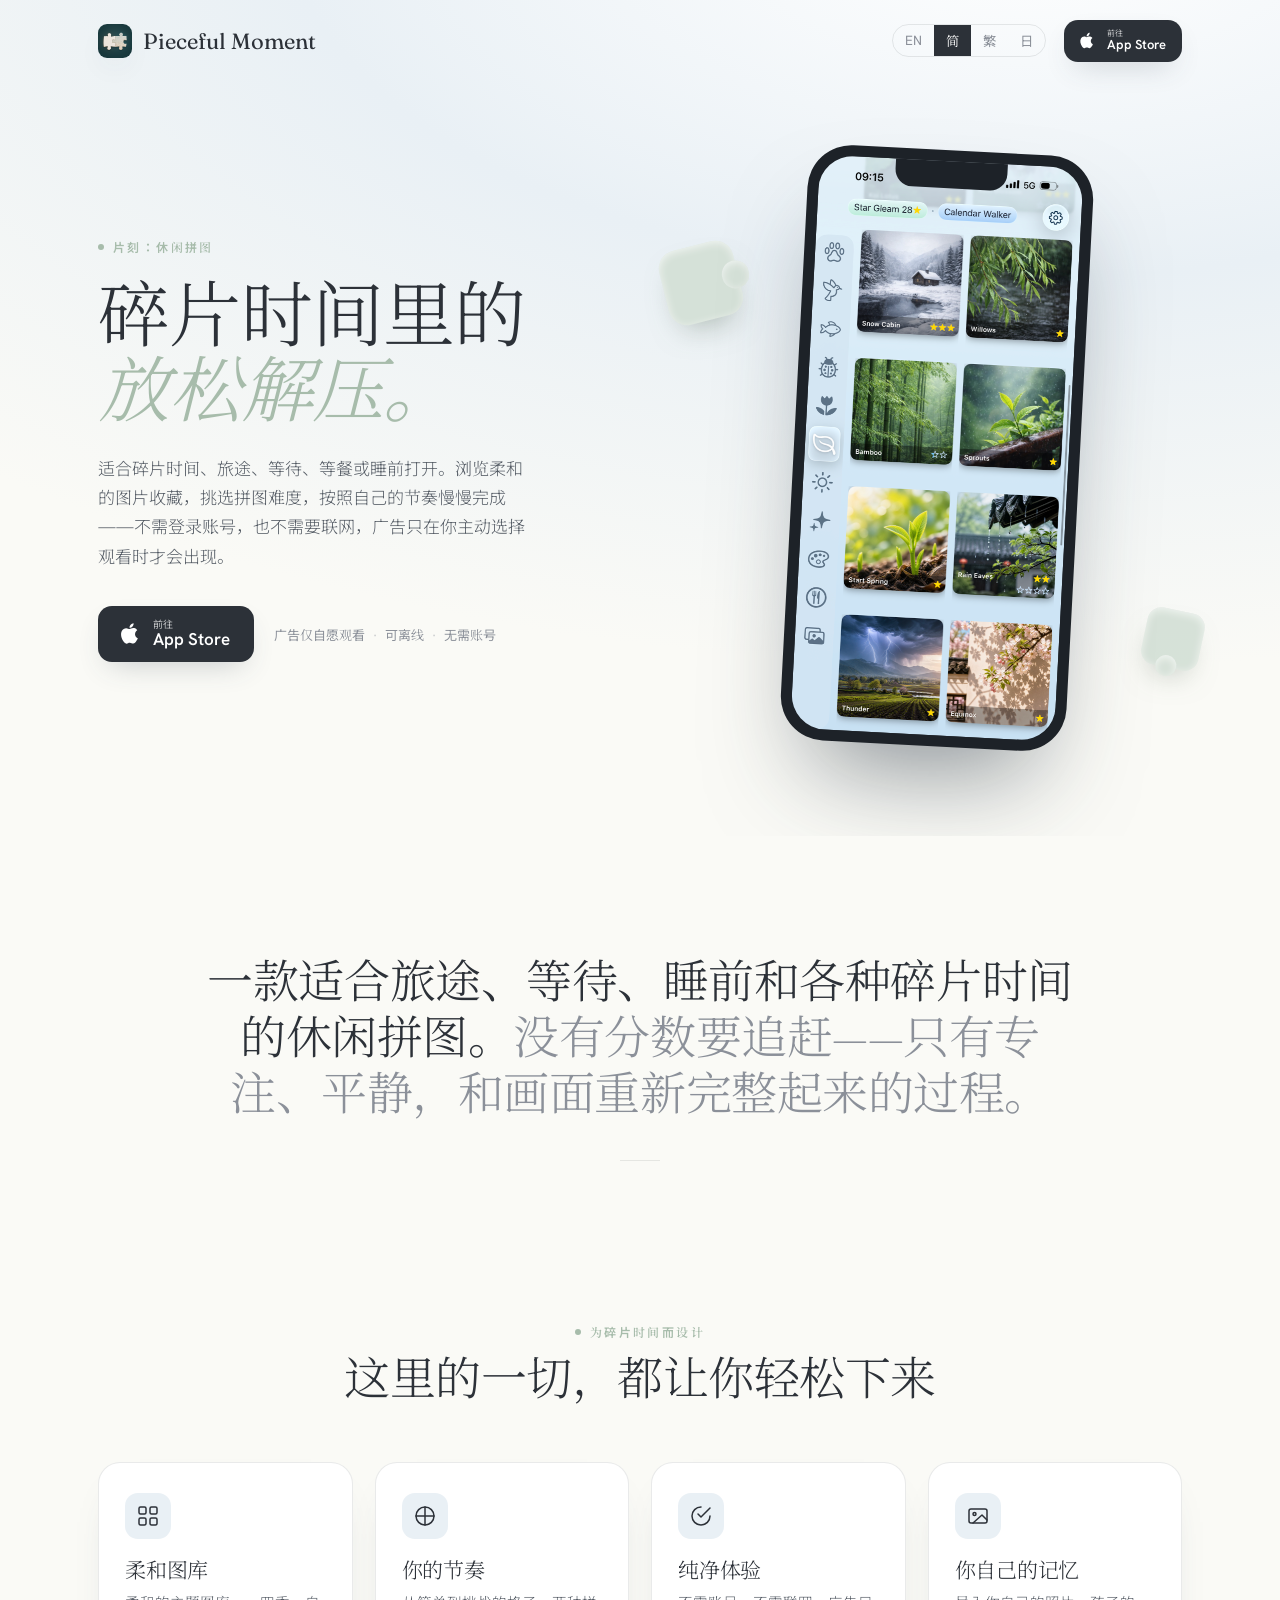
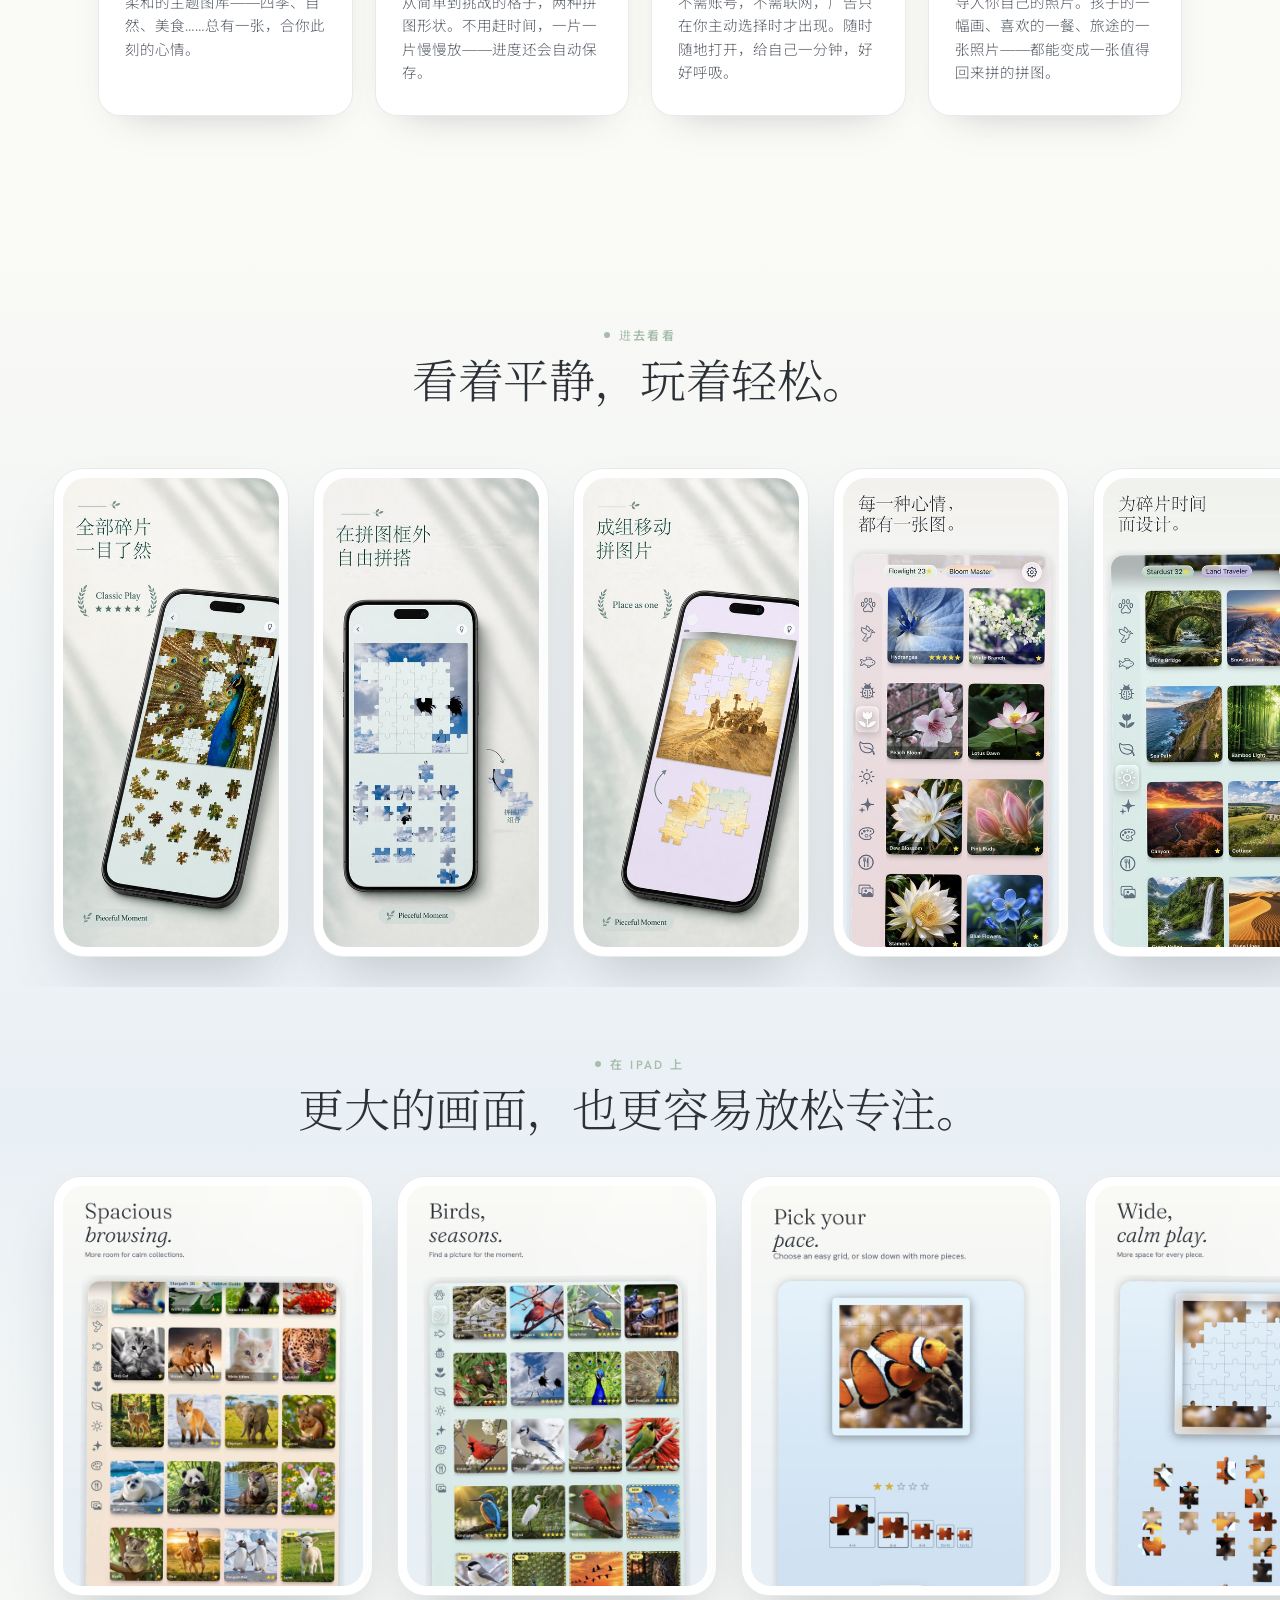
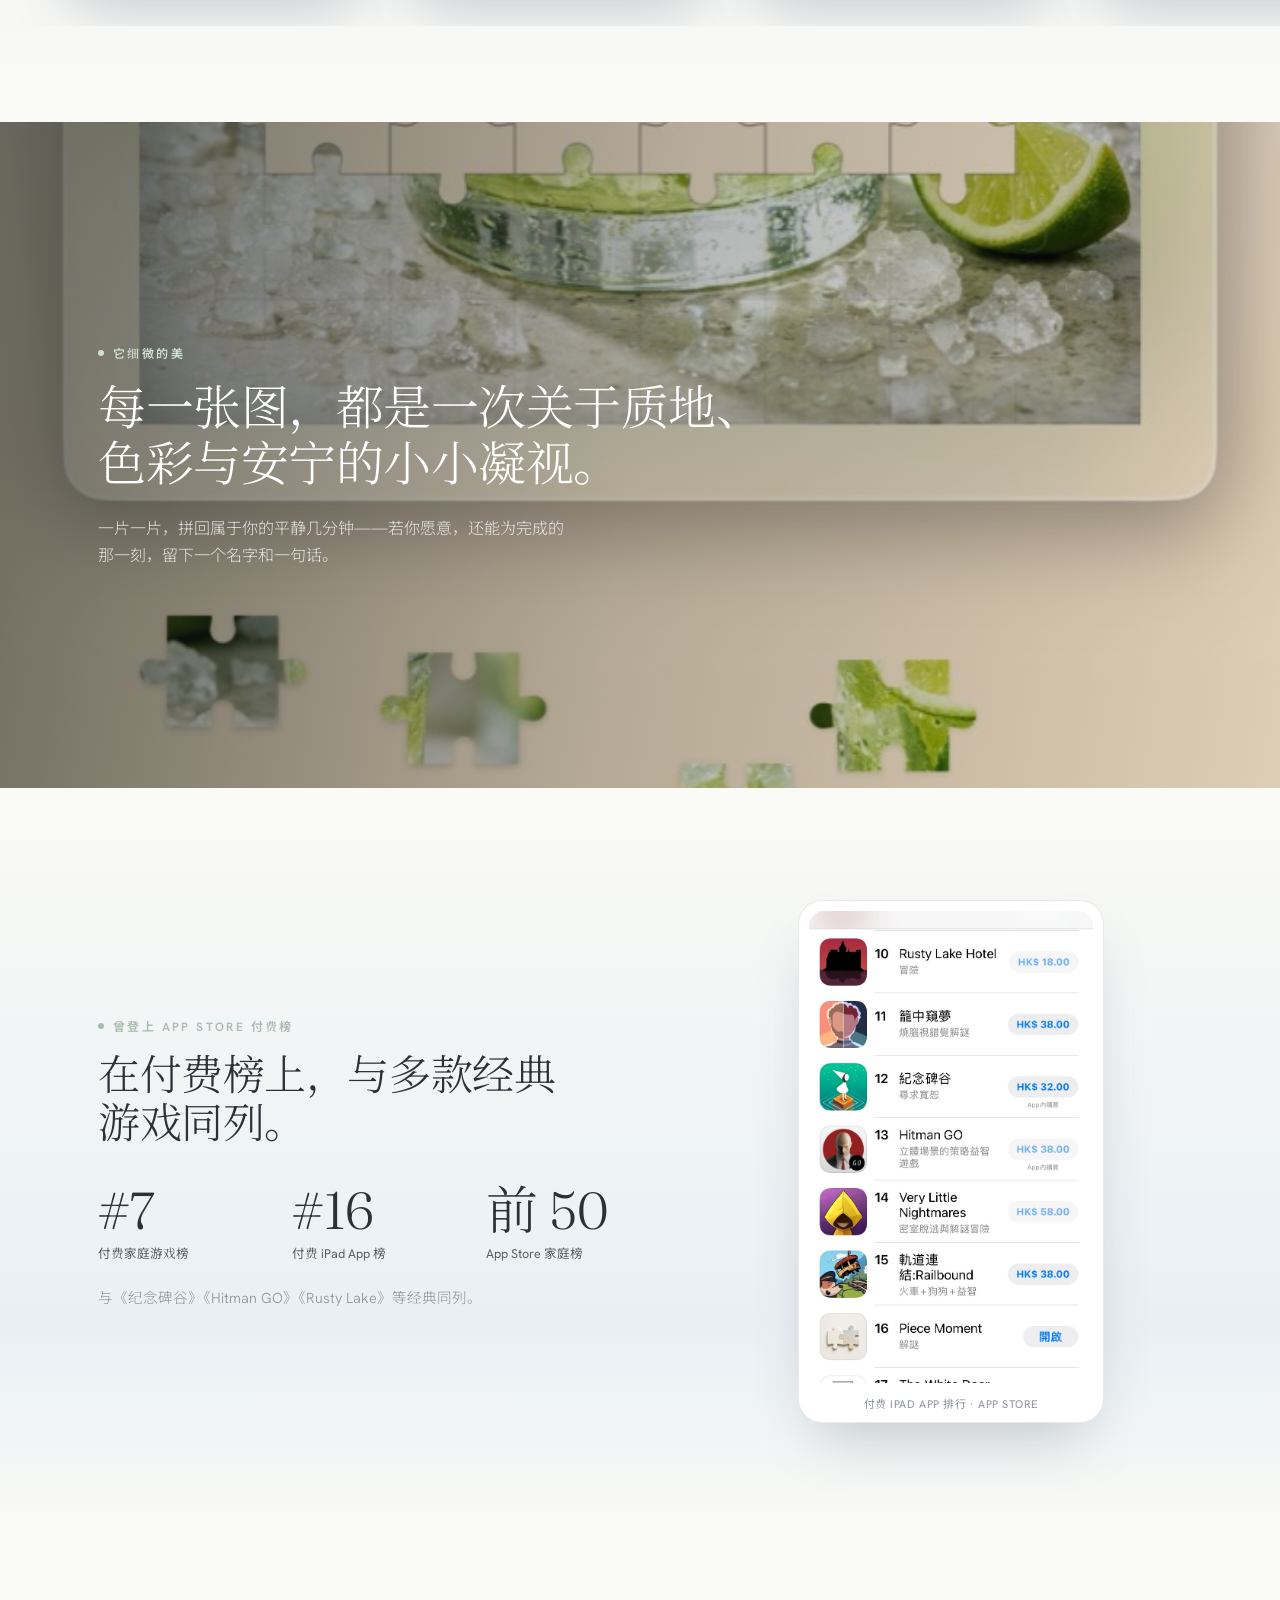
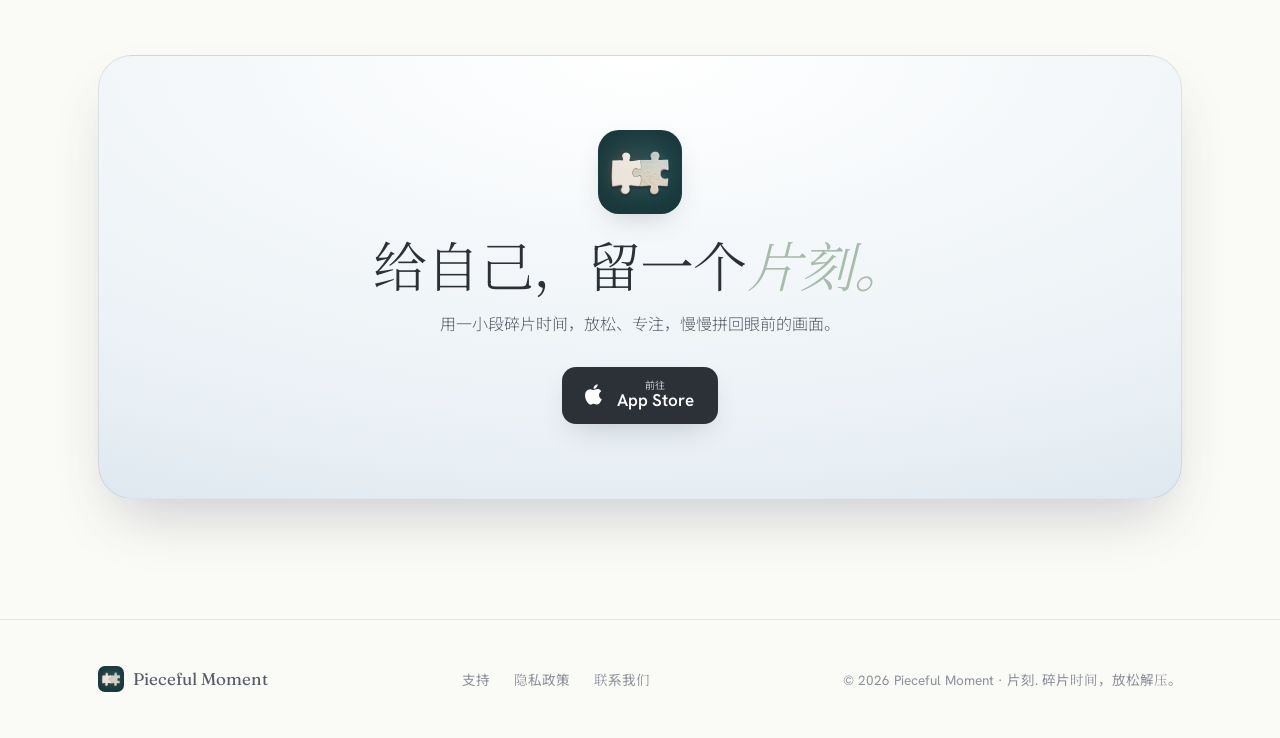
<file: zh.html>
<!DOCTYPE html>
<html lang="zh-Hans">
<head>
<meta charset="UTF-8">
<meta name="viewport" content="width=device-width, initial-scale=1.0">
<title>片刻：休闲拼图 — 适合碎片时间的放松解压</title>
<meta name="description" content="适合碎片时间、旅途、等待、等餐或睡前打开的休闲拼图。无订阅、单机离线，广告仅在你主动选择时出现，也可以用相册照片制作拼图。">
<meta property="og:title" content="片刻：休闲拼图">
<meta property="og:description" content="适合碎片时间的放松解压。旅途、等待、等餐或睡前，打开一张图慢慢拼——无订阅、单机离线，广告仅在你主动选择时出现。">
<meta property="og:type" content="website">
<meta property="og:locale" content="zh_CN">
<meta property="og:url" content="https://gerryke.github.io/piece-moment/zh.html">
<meta property="og:image" content="https://gerryke.github.io/piece-moment/assets/img/share-pieceful.jpg">
<meta property="og:image:width" content="1200">
<meta property="og:image:height" content="630">
<meta name="twitter:card" content="summary_large_image">
<meta name="twitter:image" content="https://gerryke.github.io/piece-moment/assets/img/share-pieceful.jpg">
<link rel="icon" type="image/png" href="assets/img/icon.png?v=2">
<link rel="canonical" href="https://gerryke.github.io/piece-moment/?lang=zh">
<script>location.replace("./?lang=zh");</script>
<style>body{font-family:-apple-system,"Hanken Grotesk",sans-serif;background:#FAFAF6;color:#2C3138;display:grid;place-items:center;height:100vh;margin:0}a{color:#2C3138}</style>
</head>
<body>
<p>正在前往 <a href="./?lang=zh">片刻 · Pieceful Moment</a> …</p>
</body>
</html>
</file>
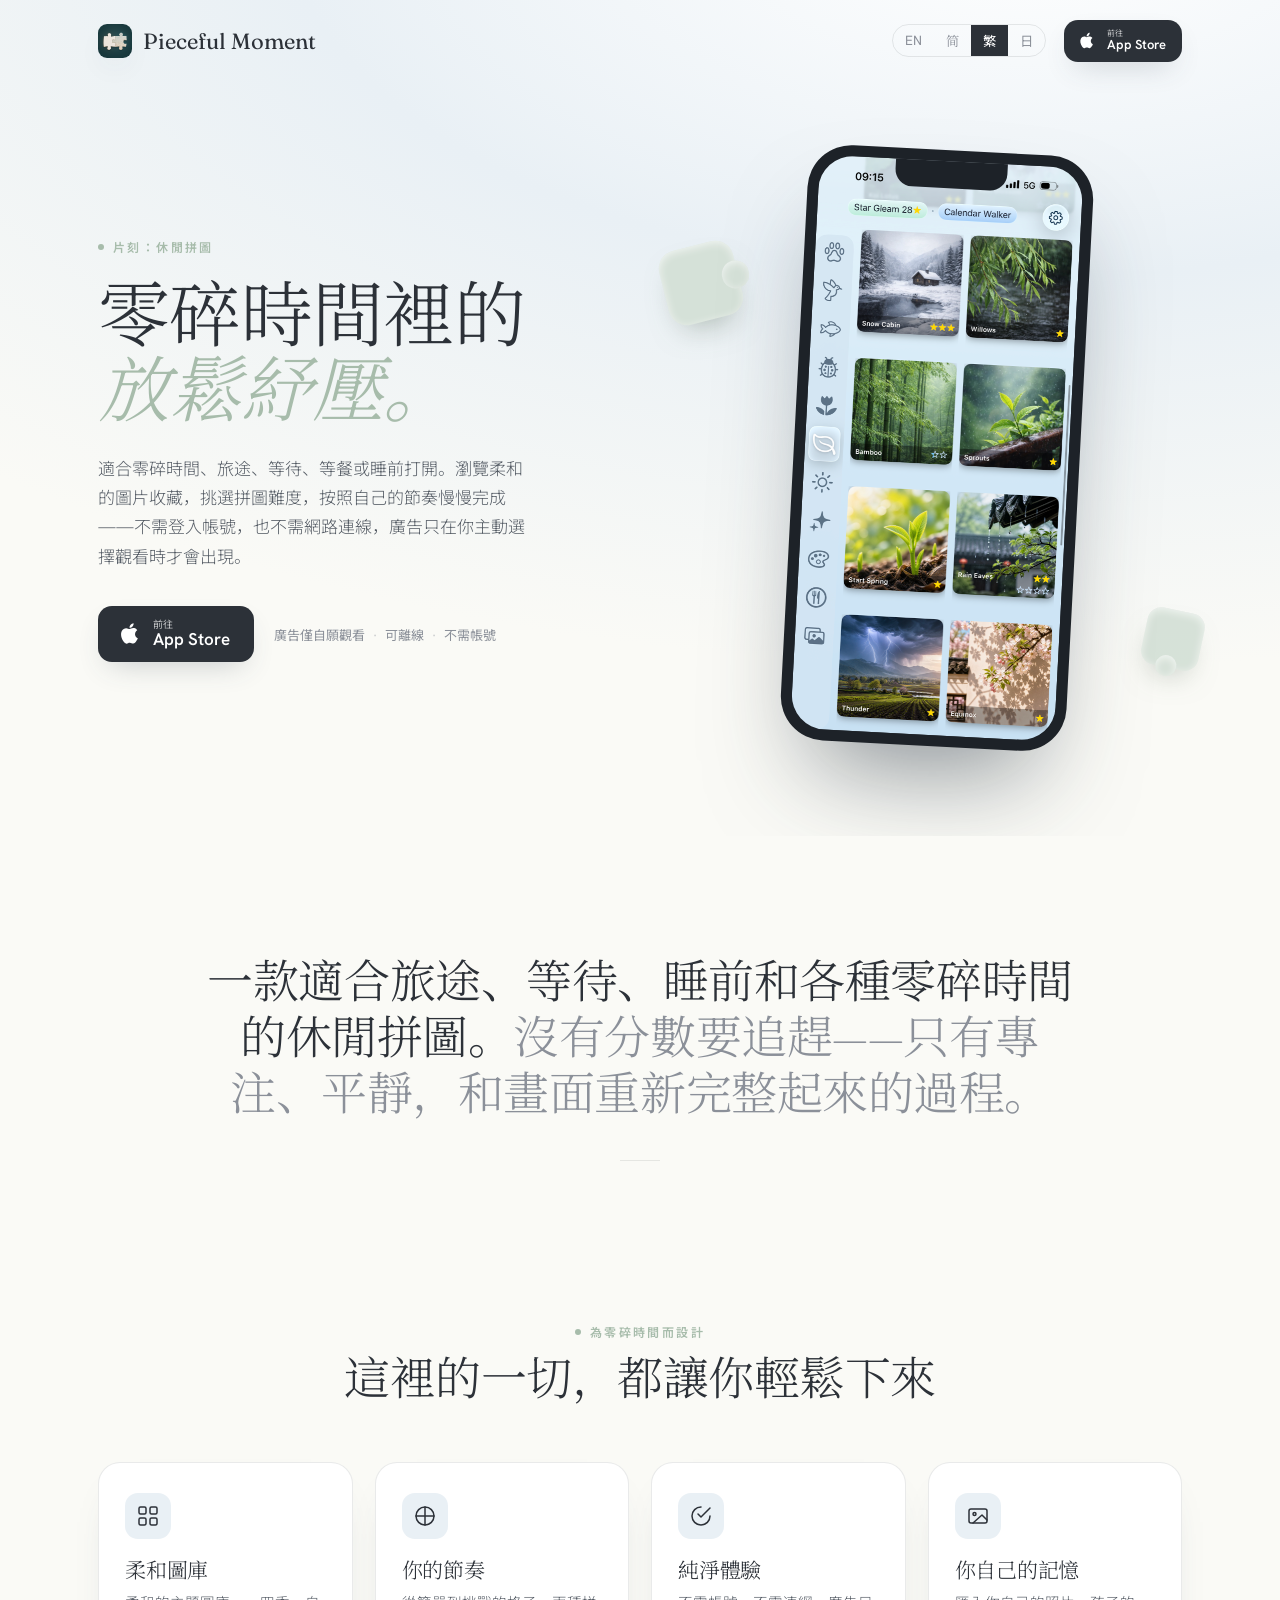
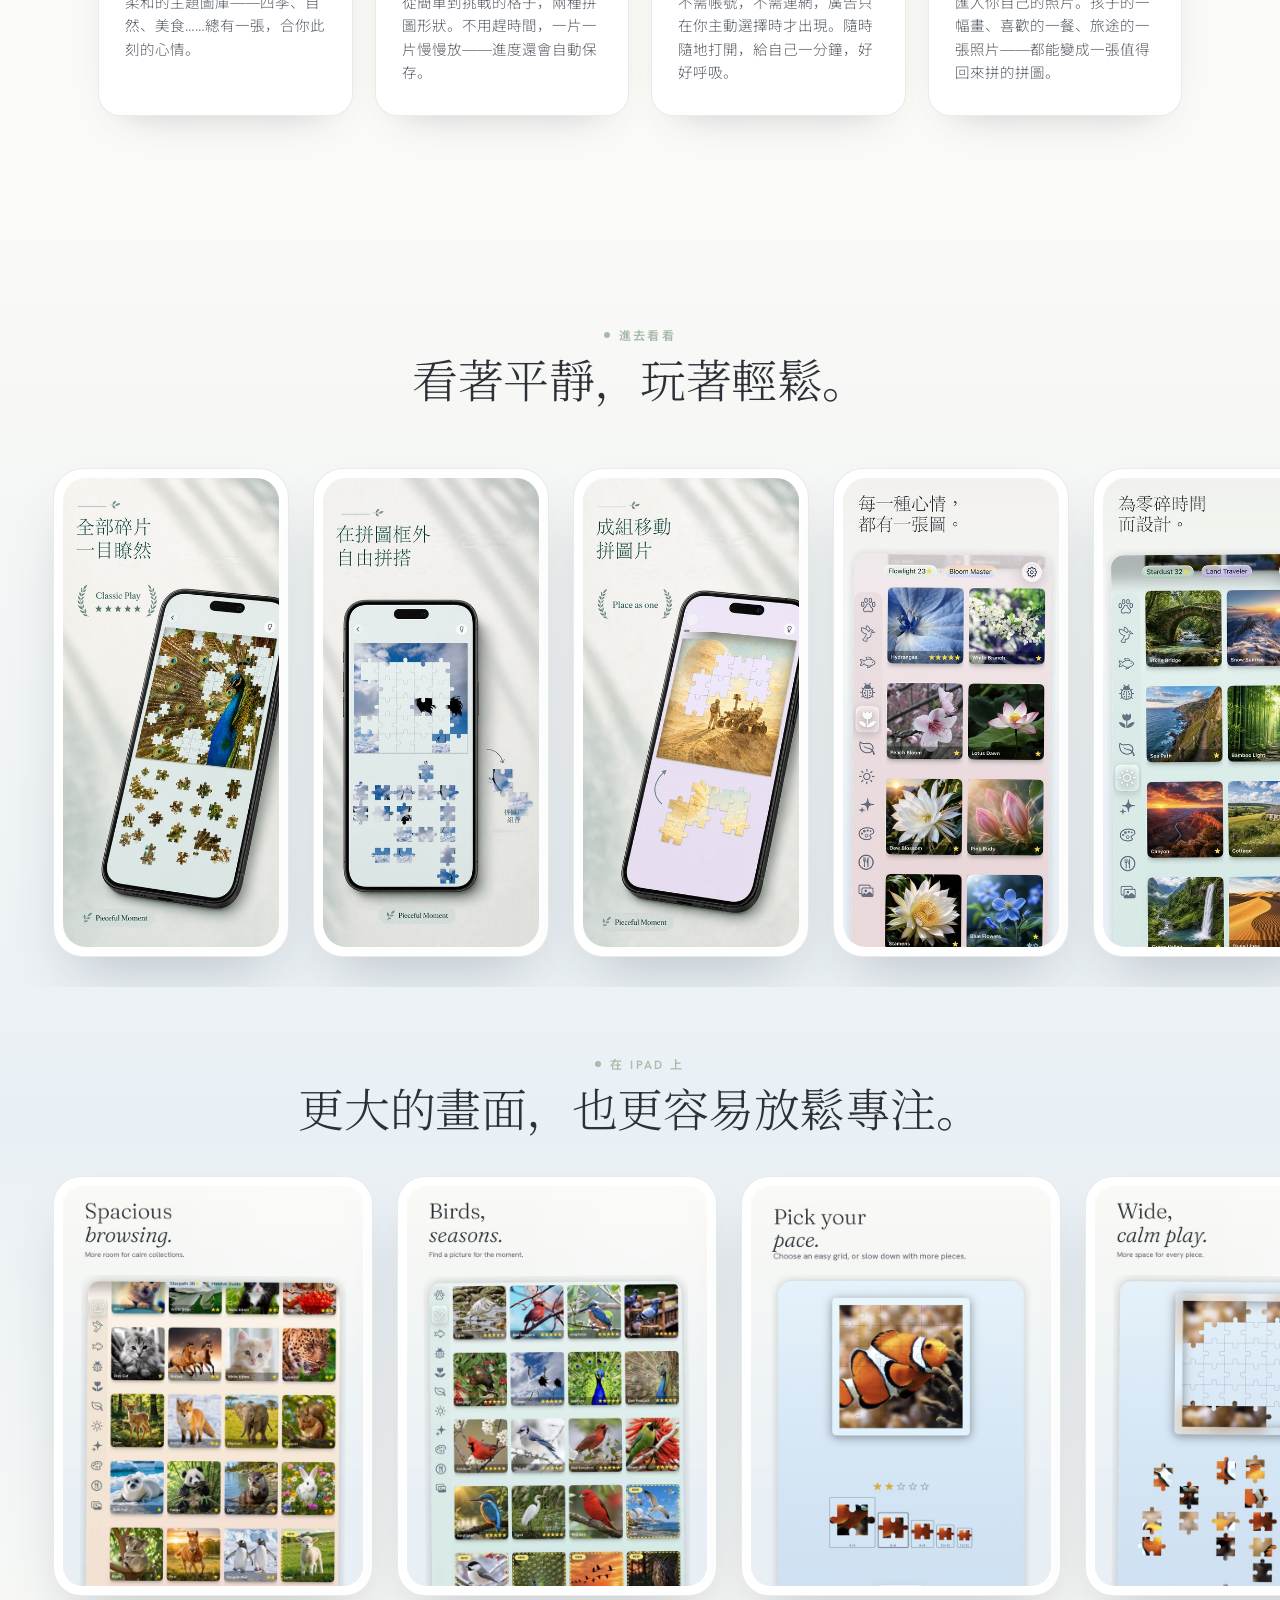
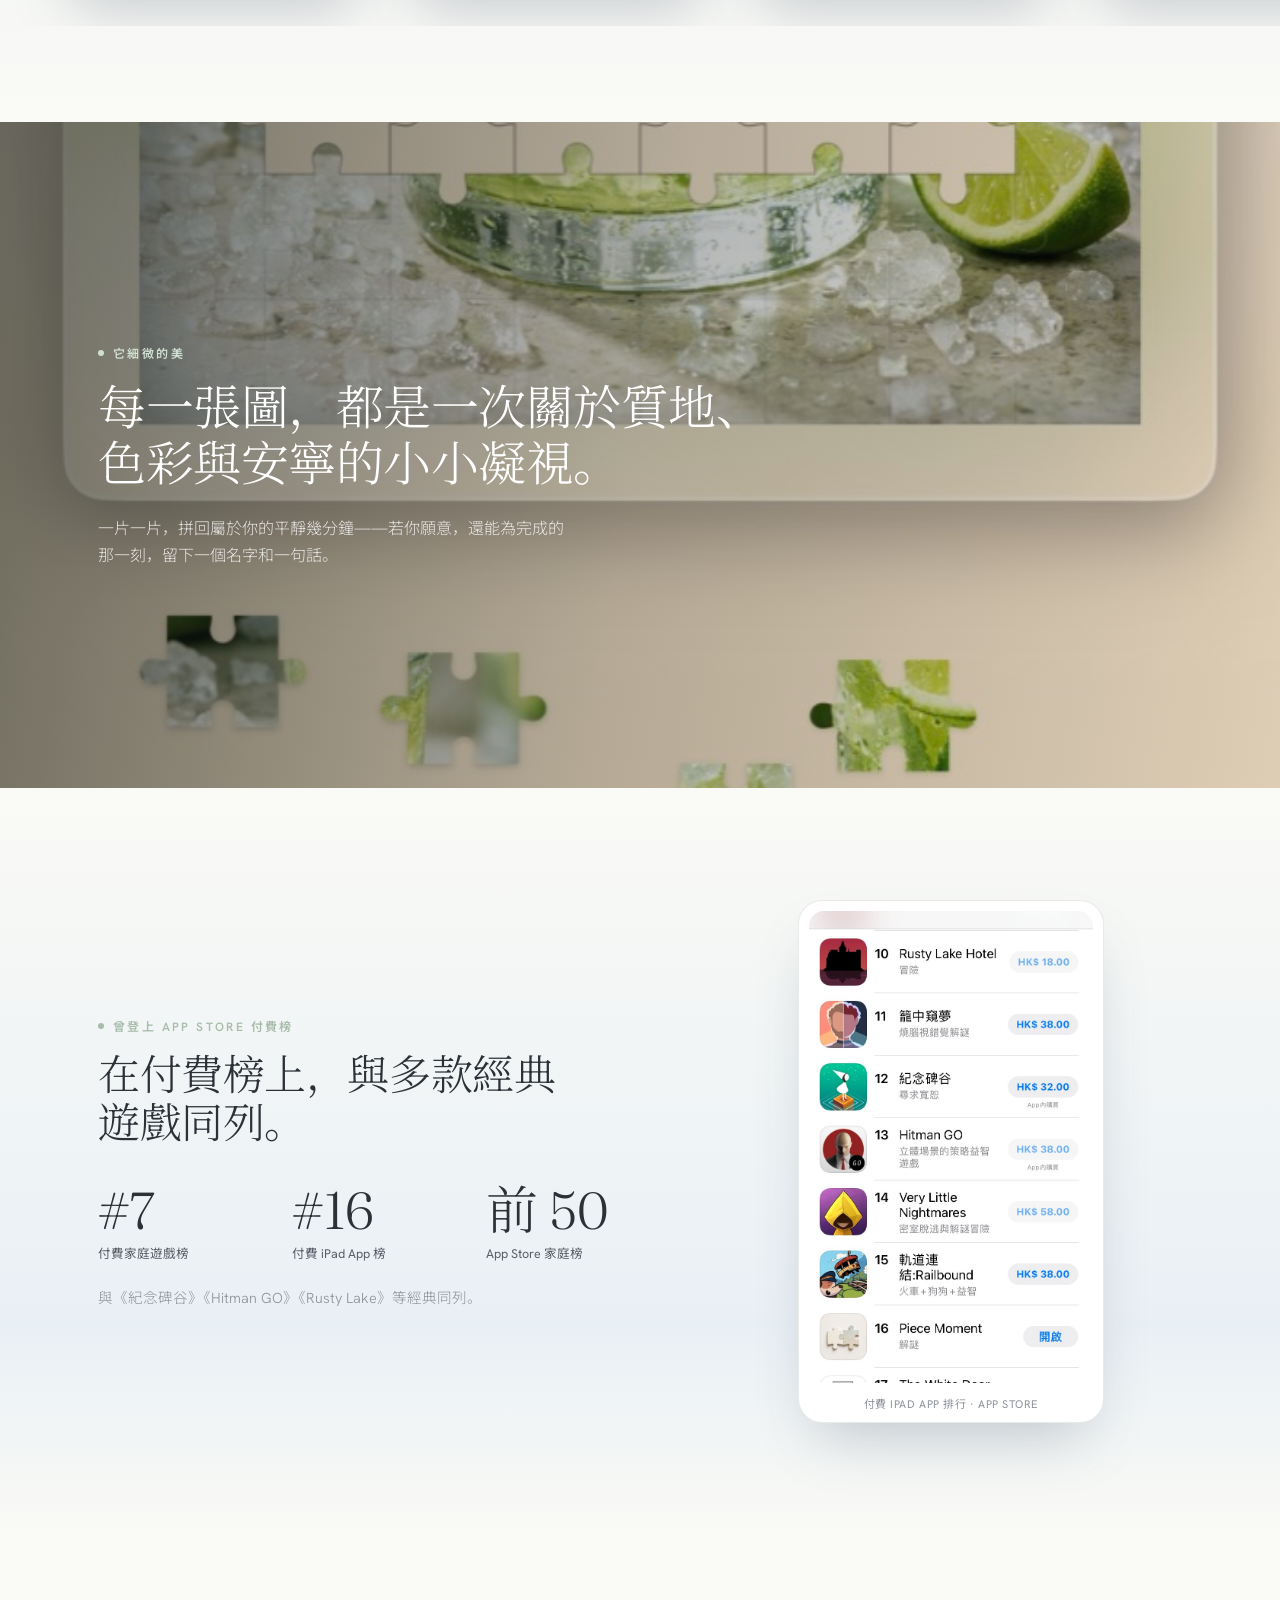
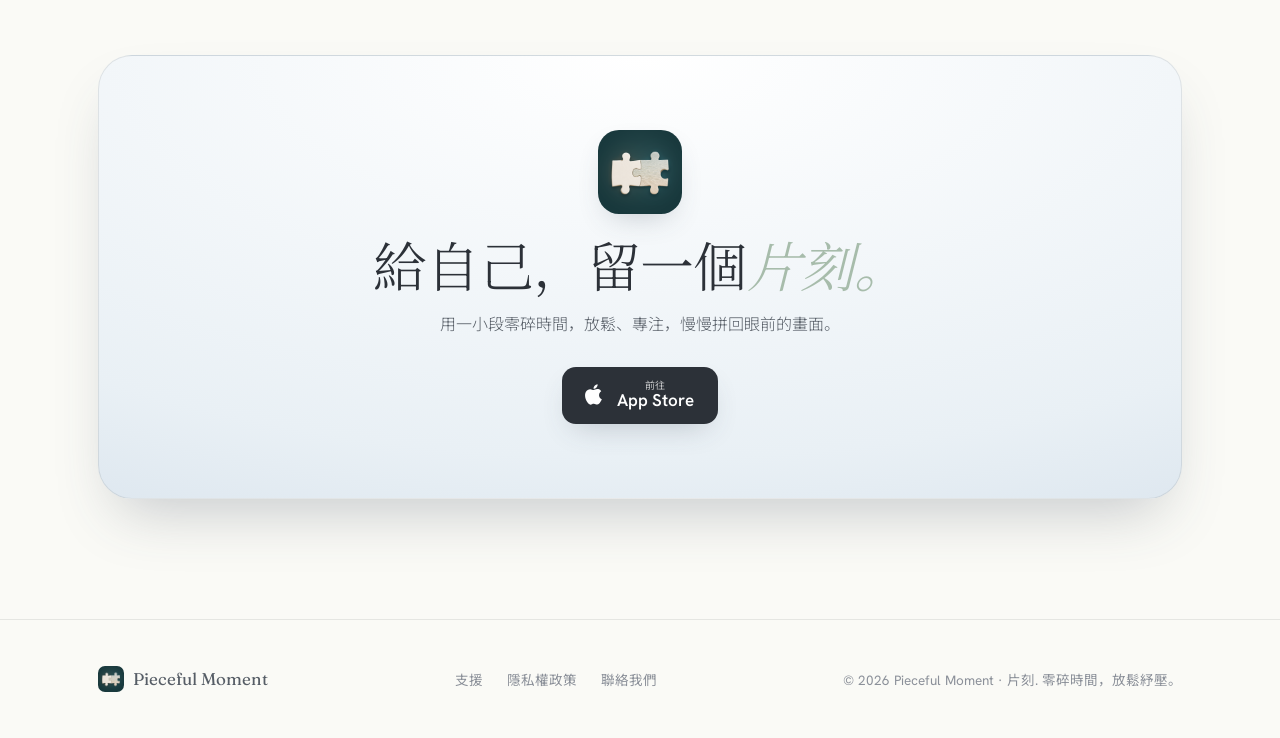
<file: zht.html>
<!DOCTYPE html>
<html lang="zh-Hant">
<head>
<meta charset="UTF-8">
<meta name="viewport" content="width=device-width, initial-scale=1.0">
<title>片刻：休閒拼圖 — 適合零碎時間的放鬆紓壓</title>
<meta name="description" content="適合零碎時間、旅途、等待、等餐或睡前打開的休閒拼圖。無訂閱、單機離線，廣告僅在你主動選擇時出現，也可以用相簿照片製作拼圖。">
<meta property="og:title" content="片刻：休閒拼圖">
<meta property="og:description" content="適合零碎時間的放鬆紓壓。旅途、等待、等餐或睡前，打開一張圖慢慢拼——無訂閱、單機離線，廣告僅在你主動選擇時出現。">
<meta property="og:type" content="website">
<meta property="og:locale" content="zh_TW">
<meta property="og:url" content="https://gerryke.github.io/piece-moment/zht.html">
<meta property="og:image" content="https://gerryke.github.io/piece-moment/assets/img/share-pieceful.jpg">
<meta property="og:image:width" content="1200">
<meta property="og:image:height" content="630">
<meta name="twitter:card" content="summary_large_image">
<meta name="twitter:image" content="https://gerryke.github.io/piece-moment/assets/img/share-pieceful.jpg">
<link rel="icon" type="image/png" href="assets/img/icon.png?v=2">
<link rel="canonical" href="https://gerryke.github.io/piece-moment/?lang=zht">
<script>location.replace("./?lang=zht");</script>
<style>body{font-family:-apple-system,"Hanken Grotesk",sans-serif;background:#FAFAF6;color:#2C3138;display:grid;place-items:center;height:100vh;margin:0}a{color:#2C3138}</style>
</head>
<body>
<p>正在前往 <a href="./?lang=zht">片刻 · Pieceful Moment</a> …</p>
</body>
</html>
</file>
<file: assets/style.css>
:root{
  --paper:#FAFAF6; --mist:#E9F0F5; --mist-deep:#D7E2EC;
  --sage:#A7BCAB; --sage-soft:#D4E0D6;
  --ink:#2C3138; --ink-soft:#565d66; --muted:#8b9099;
  --line:rgba(44,49,56,.10);
  --shadow:0 30px 60px -20px rgba(60,72,88,.28);
  --shadow-sm:0 12px 30px -12px rgba(60,72,88,.30);
  --serif:"Fraunces","Noto Serif SC",Georgia,serif;
  --sans:"Hanken Grotesk","Noto Sans JP","Noto Serif SC",-apple-system,sans-serif;
  --maxw:1140px;
}
*{margin:0;padding:0;box-sizing:border-box}
html{scroll-behavior:smooth}
body{font-family:var(--sans);color:var(--ink);background:var(--paper);-webkit-font-smoothing:antialiased;overflow-x:hidden}
img{display:block;max-width:100%}
a{text-decoration:none;color:inherit}
.wrap{width:100%;max-width:var(--maxw);margin:0 auto;padding:0 28px}
section{position:relative}

h1,h2,h3{font-family:var(--serif);font-weight:300;letter-spacing:-.01em;line-height:1.05}
.eyebrow{display:inline-flex;align-items:center;gap:9px;font-size:12px;letter-spacing:.2em;
  text-transform:uppercase;color:var(--sage);font-weight:600}
.eyebrow .d{width:6px;height:6px;border-radius:50%;background:var(--sage)}

/* App Store 按钮 */
.appstore{display:inline-flex;align-items:center;gap:11px;background:var(--ink);color:#fff;
  padding:13px 24px 13px 20px;border-radius:14px;box-shadow:var(--shadow-sm);
  transition:transform .35s cubic-bezier(.2,.8,.2,1),box-shadow .35s}
.appstore:hover{transform:translateY(-3px);box-shadow:0 22px 40px -16px rgba(60,72,88,.45)}
.appstore svg{width:24px;height:24px;flex:none}
.appstore .t small{display:block;font-size:10px;letter-spacing:.04em;opacity:.72;font-weight:400;line-height:1.1}
.appstore .t span{display:block;font-size:17px;line-height:1.15;font-weight:600}
.appstore.sm{padding:9px 16px 9px 14px}.appstore.sm svg{width:18px;height:18px}
.appstore.sm .t small{font-size:8px}.appstore.sm .t span{font-size:13px}

/* ---------- 导航 ---------- */
.nav{position:fixed;top:0;left:0;right:0;z-index:100;transition:background .4s,box-shadow .4s,padding .4s;padding:20px 0}
.nav.solid{background:rgba(250,250,246,.82);backdrop-filter:blur(14px) saturate(1.2);
  box-shadow:0 1px 0 var(--line);padding:13px 0}
.nav .row{display:flex;align-items:center;justify-content:space-between}
.brand{display:flex;align-items:center;gap:11px;font-family:var(--serif);font-size:22px;font-weight:400;color:var(--ink)}
.brand img{width:34px;height:34px;border-radius:9px;box-shadow:var(--shadow-sm)}
.nav-right{display:flex;align-items:center;gap:18px}
.lang{display:inline-flex;border:1px solid var(--line);border-radius:100px;overflow:hidden;font-size:13px;font-weight:500}
.lang button{background:none;border:none;padding:6px 12px;cursor:pointer;color:var(--muted);font-family:var(--sans);transition:.25s}
.lang button.on{background:var(--ink);color:#fff}

/* ---------- Hero ---------- */
.hero{padding:150px 0 90px;background:radial-gradient(120% 90% at 80% -10%, #fff 0%, var(--mist) 48%, var(--paper) 100%);overflow:hidden}
.hero .grid{display:grid;grid-template-columns:1.05fr .95fr;gap:54px;align-items:center}
.hero h1{font-size:clamp(42px,5.8vw,72px)}
.hero h1 em{font-style:italic;color:var(--sage)}
.hero .lead{margin:26px 0 34px;font-size:17px;line-height:1.72;color:var(--ink-soft);max-width:430px;font-weight:300}
.cta-row{display:flex;align-items:center;gap:20px;flex-wrap:wrap}
.meta{font-size:13px;color:var(--muted)}.meta .dot{margin:0 8px;opacity:.5}
.hero .eyebrow{margin-bottom:22px}
.stage{position:relative;display:flex;justify-content:center}
.phone{position:relative;width:286px;border-radius:44px;background:#1d2228;padding:11px;
  box-shadow:0 55px 100px -34px rgba(40,52,66,.55);transform:rotate(3deg)}
.phone img{border-radius:34px;width:100%}
.phone .notch{position:absolute;top:11px;left:50%;transform:translateX(-50%);width:112px;height:27px;
  background:#1d2228;border-radius:0 0 17px 17px;z-index:2}
.fp{width:76px;height:76px;border-radius:24%;background:var(--sage-soft);position:absolute;
  box-shadow:inset 0 2px 8px rgba(255,255,255,.7),0 16px 30px -14px rgba(96,116,98,.55);opacity:.92}
.fp::after{content:"";position:absolute;width:36%;height:36%;border-radius:50%;background:inherit;box-shadow:inherit}
.fp1{left:-30px;top:16%;transform:rotate(-14deg);animation:float 8s ease-in-out infinite;--r:-14deg}
.fp1::after{right:-15%;top:32%}
.fp2{right:-20px;bottom:13%;width:58px;height:58px;transform:rotate(12deg);animation:float 10s ease-in-out infinite .5s;--r:12deg}
.fp2::after{bottom:-15%;left:30%}

/* ---------- 主张 ---------- */
.manifesto{padding:118px 0;text-align:center}
.manifesto h2{font-size:clamp(28px,4.2vw,46px);max-width:880px;margin:0 auto;line-height:1.22;color:var(--ink)}
.manifesto h2 .soft{color:var(--muted)}
.manifesto .rule{width:40px;height:1px;background:var(--line);margin:38px auto 0}

/* ---------- 特性 ---------- */
.features{padding:40px 0 110px}
.features .head{text-align:center;margin-bottom:58px}
.features .head h2{font-size:clamp(30px,4vw,46px);margin-top:14px}
.cards{display:grid;grid-template-columns:repeat(4,1fr);gap:22px}
.card{background:#fff;border:1px solid var(--line);border-radius:22px;padding:30px 26px;
  box-shadow:0 18px 40px -28px rgba(60,72,88,.4);transition:transform .4s cubic-bezier(.2,.8,.2,1),box-shadow .4s}
.card:hover{transform:translateY(-6px);box-shadow:0 30px 55px -28px rgba(60,72,88,.5)}
.card .ic{width:46px;height:46px;border-radius:13px;background:var(--mist);display:grid;place-items:center;margin-bottom:20px}
.card .ic svg{width:24px;height:24px;stroke:var(--ink);fill:none;stroke-width:1.5;stroke-linecap:round;stroke-linejoin:round}
.card h3{font-size:21px;margin-bottom:10px}
.card p{font-size:14.5px;line-height:1.62;color:var(--ink-soft);font-weight:300}

/* ---------- 截图画廊 ---------- */
.gallery{padding:96px 0;background:linear-gradient(180deg,var(--paper),var(--mist) 60%,var(--paper))}
.gallery .head{text-align:center;margin-bottom:48px}
.gallery .head h2{font-size:clamp(30px,4vw,46px);margin-top:14px}
.rail{display:flex;gap:24px;overflow-x:auto;padding:14px 28px 30px;scroll-snap-type:x mandatory;
  -webkit-overflow-scrolling:touch;scrollbar-width:none}
.rail::-webkit-scrollbar{display:none}
.rail .shot{flex:none;width:236px;scroll-snap-align:center;border-radius:30px;padding:9px;background:#fff;
  border:1px solid var(--line);box-shadow:var(--shadow);transition:transform .4s}
.rail .shot:hover{transform:translateY(-8px)}
.rail .shot img{border-radius:23px}
.rail .spacer{flex:none;width:1px}
.gallery .ipad-head{margin-top:64px;margin-bottom:34px}
.ipad-rail{padding-top:6px}
.ipad-rail .ipad-shot{width:320px;border-radius:28px}
.ipad-rail .ipad-shot img{border-radius:20px}

/* ---------- 内容之美 ---------- */
.beauty{position:relative;min-height:74vh;display:flex;align-items:center;overflow:hidden}
.beauty .bg{position:absolute;inset:0;background:url('img/beauty-1.jpg') center/cover no-repeat;transform:scale(1.05)}
.beauty .veil{position:absolute;inset:0;background:linear-gradient(100deg,rgba(20,28,24,.62) 0%,rgba(20,28,24,.30) 50%,rgba(20,28,24,.12) 100%)}
.beauty .wrap{position:relative;z-index:3}
.beauty .eyebrow{color:#cfe0d2}
.beauty .eyebrow .d{background:#cfe0d2}
.beauty h2{color:#fff;font-size:clamp(28px,4vw,48px);max-width:680px;margin:18px 0 0;line-height:1.18}
.beauty p{color:rgba(255,255,255,.82);max-width:480px;margin-top:22px;font-size:16px;line-height:1.7;font-weight:300}

/* ---------- 成就 / 付费榜排名 ---------- */
.proof{padding:112px 0;background:linear-gradient(180deg,var(--paper),var(--mist) 72%,var(--paper))}
.proof .grid{display:grid;grid-template-columns:1fr .82fr;gap:58px;align-items:center}
.proof h2{font-size:clamp(27px,3.5vw,42px);margin:16px 0 0;max-width:480px;line-height:1.15}
.proof .stats{display:flex;gap:18px;margin:36px 0 24px;flex-wrap:wrap}
.proof .stat{flex:1;min-width:116px}
.proof .stat .n{font-family:var(--serif);font-size:clamp(36px,4.4vw,52px);font-weight:300;color:var(--ink);line-height:1}
.proof .stat .l{font-size:12.5px;color:var(--ink-soft);margin-top:9px;line-height:1.4}
.proof .note{font-size:14.5px;color:var(--muted);line-height:1.65;max-width:430px;font-weight:300}
.proof .shot{justify-self:center;background:#fff;border:1px solid var(--line);border-radius:24px;
  padding:10px 10px 0;box-shadow:var(--shadow);max-width:306px;width:100%}
.proof .shot img{border-radius:15px;width:100%;display:block}
.proof .shot .cap{text-align:center;font-size:11px;color:var(--muted);padding:12px 0 11px;letter-spacing:.05em;text-transform:uppercase}

/* ---------- 下载 CTA ---------- */
.download{padding:120px 0}
.download .box{background:radial-gradient(120% 130% at 50% 0%, #fff, var(--mist) 70%, var(--mist-deep));
  border:1px solid var(--line);border-radius:34px;padding:74px 40px;text-align:center;box-shadow:var(--shadow)}
.download img.ic{width:84px;height:84px;border-radius:21px;margin:0 auto 26px;box-shadow:var(--shadow-sm)}
.download h2{font-size:clamp(32px,4.6vw,54px);margin-bottom:14px}
.download h2 em{font-style:italic;color:var(--sage)}
.download p{color:var(--ink-soft);margin-bottom:32px;font-weight:300}
.download .cta-row{justify-content:center}

/* ---------- 页脚 ---------- */
footer{padding:46px 0;border-top:1px solid var(--line);font-size:13.5px;color:var(--muted)}
footer .row{display:flex;align-items:center;justify-content:space-between;gap:18px;flex-wrap:wrap}
footer .links{display:flex;gap:24px}
footer a:hover{color:var(--ink)}
footer .brand{font-size:17px;gap:9px;color:var(--ink-soft)}
footer .brand img{width:26px;height:26px;border-radius:7px}

/* ---------- 隐私政策页 ---------- */
.legal-hero{background:radial-gradient(110% 80% at 80% -20%, #fff 0%, var(--mist) 55%, var(--paper) 100%)}
.legal{max-width:760px;margin:0 auto;padding:138px 0 110px}
.legal .back{display:inline-flex;align-items:center;gap:7px;font-size:13.5px;color:var(--muted);margin-bottom:30px;transition:.25s}
.legal .back:hover{color:var(--ink)}
.legal .back svg{width:15px;height:15px;stroke:currentColor;fill:none;stroke-width:1.8;stroke-linecap:round;stroke-linejoin:round}
.legal h1{font-size:clamp(34px,5.5vw,54px);margin-bottom:10px}
.legal .updated{color:var(--muted);font-size:14px;margin-bottom:34px}
.legal .lead{font-size:18px;line-height:1.72;color:var(--ink);font-weight:300;
  padding:24px 26px;background:#fff;border:1px solid var(--line);border-radius:18px;box-shadow:0 18px 40px -30px rgba(60,72,88,.4);margin-bottom:46px}
.legal .block{margin-bottom:34px}
.legal .block h2{font-size:22px;margin-bottom:11px;color:var(--ink)}
.legal .block p{font-size:15.5px;line-height:1.78;color:var(--ink-soft);font-weight:300}
.legal .block a{color:var(--ink);border-bottom:1px solid var(--sage)}
.legal .block a:hover{color:var(--sage)}

/* ---------- 动效 ---------- */
@keyframes float{0%,100%{transform:translateY(0) rotate(var(--r,0deg))}50%{transform:translateY(-16px) rotate(var(--r,0deg))}}
.reveal{opacity:0;transform:translateY(28px);transition:opacity .9s cubic-bezier(.16,1,.3,1),transform .9s cubic-bezier(.16,1,.3,1)}
.reveal.in{opacity:1;transform:none}
.reveal.d1{transition-delay:.08s}.reveal.d2{transition-delay:.16s}.reveal.d3{transition-delay:.24s}
@media (prefers-reduced-motion:reduce){*{animation:none!important}.reveal{opacity:1;transform:none;transition:none}.phone{transform:none}}

/* ---------- 响应式 ---------- */
@media (max-width:980px){.cards{grid-template-columns:repeat(2,1fr)}}
@media (max-width:860px){
  .hero{padding:128px 0 70px}
  .hero .grid{grid-template-columns:1fr;gap:50px;text-align:center}
  .hero .lead{margin-left:auto;margin-right:auto}
  .cta-row{justify-content:center}
  .hero .eyebrow{justify-content:center}
  .phone{transform:none;width:250px}
  .manifesto{padding:84px 0}.features{padding:20px 0 80px}
  .beauty{min-height:62vh}
  .legal{padding:118px 0 80px}
  .proof{padding:84px 0}
  .proof .grid{grid-template-columns:1fr;gap:46px;text-align:center}
  .proof h2{margin-left:auto;margin-right:auto}
  .proof .stats{justify-content:center}.proof .note{margin-left:auto;margin-right:auto}
  .proof .eyebrow{justify-content:center}
}
@media (max-width:560px){
  .cards{grid-template-columns:1fr}
  .brand{font-size:19px}.brand img{width:30px;height:30px}
  .nav-right{gap:10px}
  .lang button{padding:6px 9px}
  .download .box{padding:54px 22px;border-radius:26px}
  .wrap{padding:0 22px}
}
</file>
